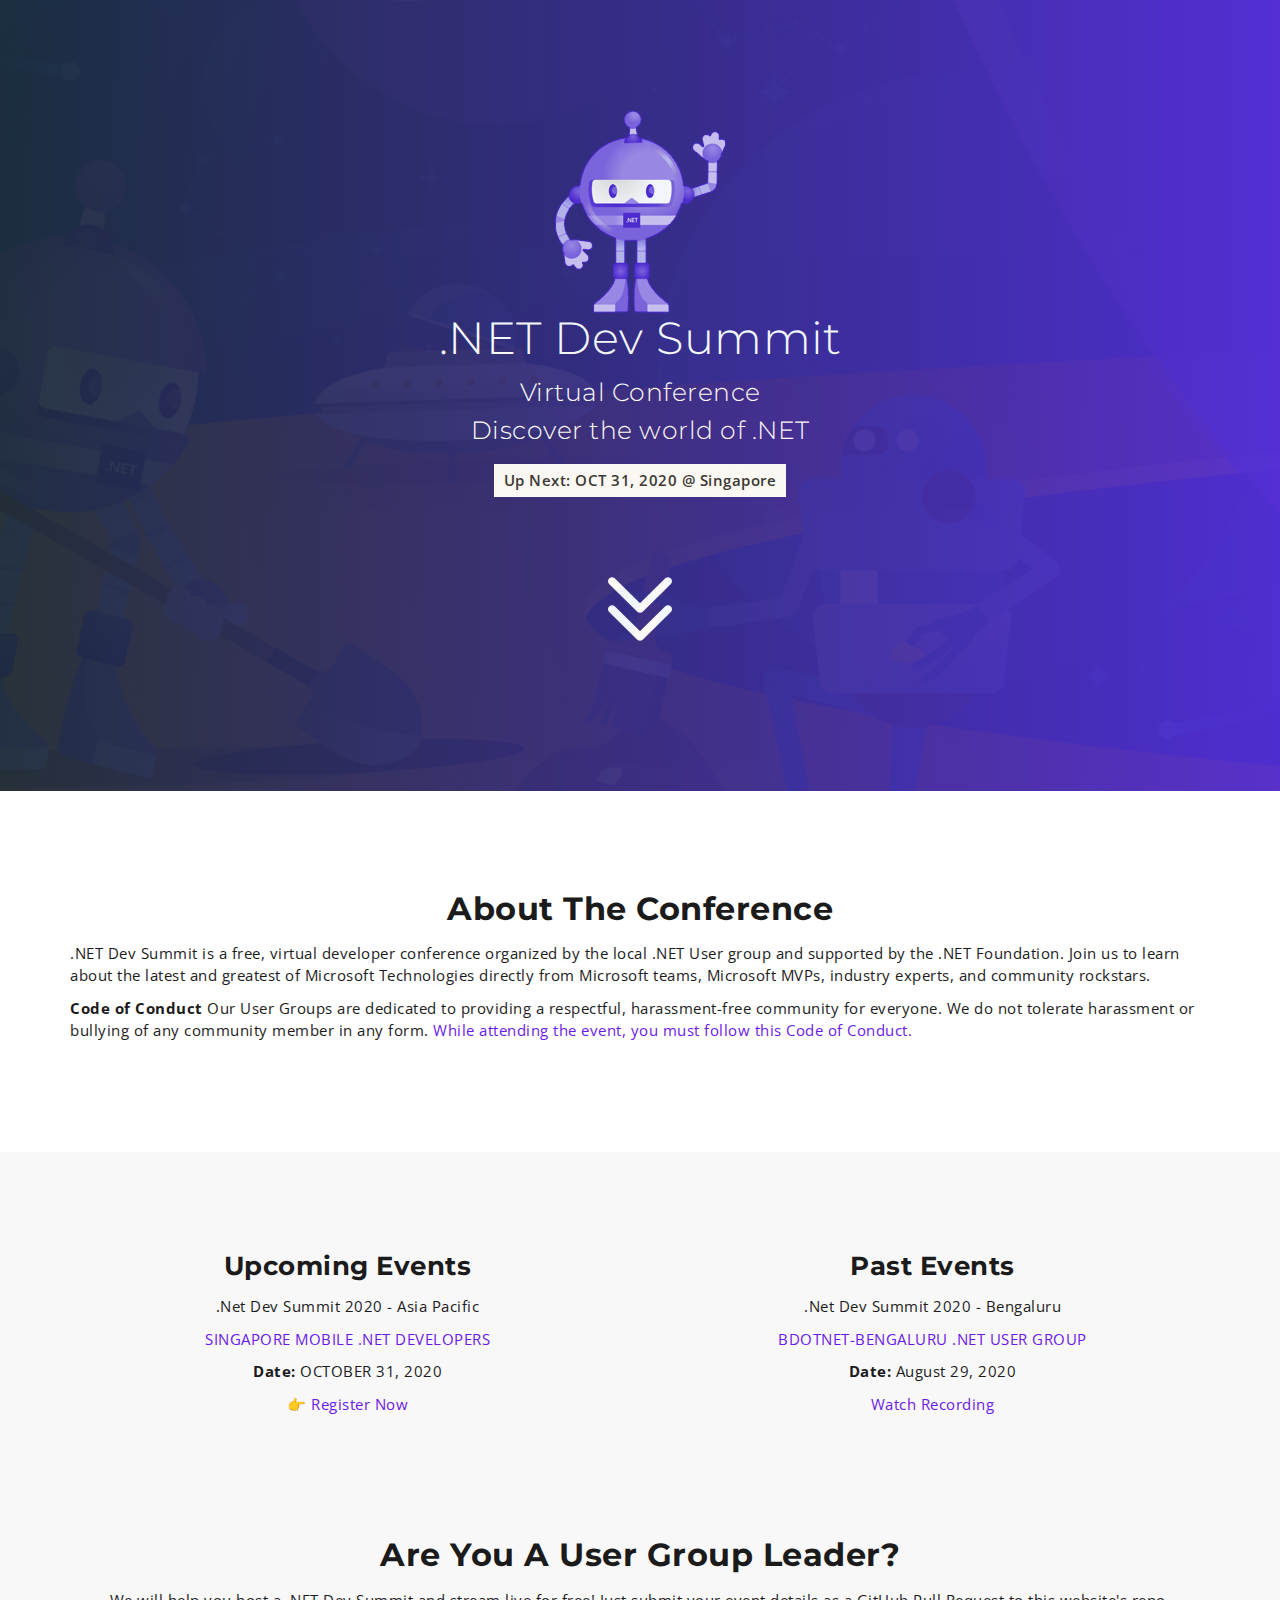
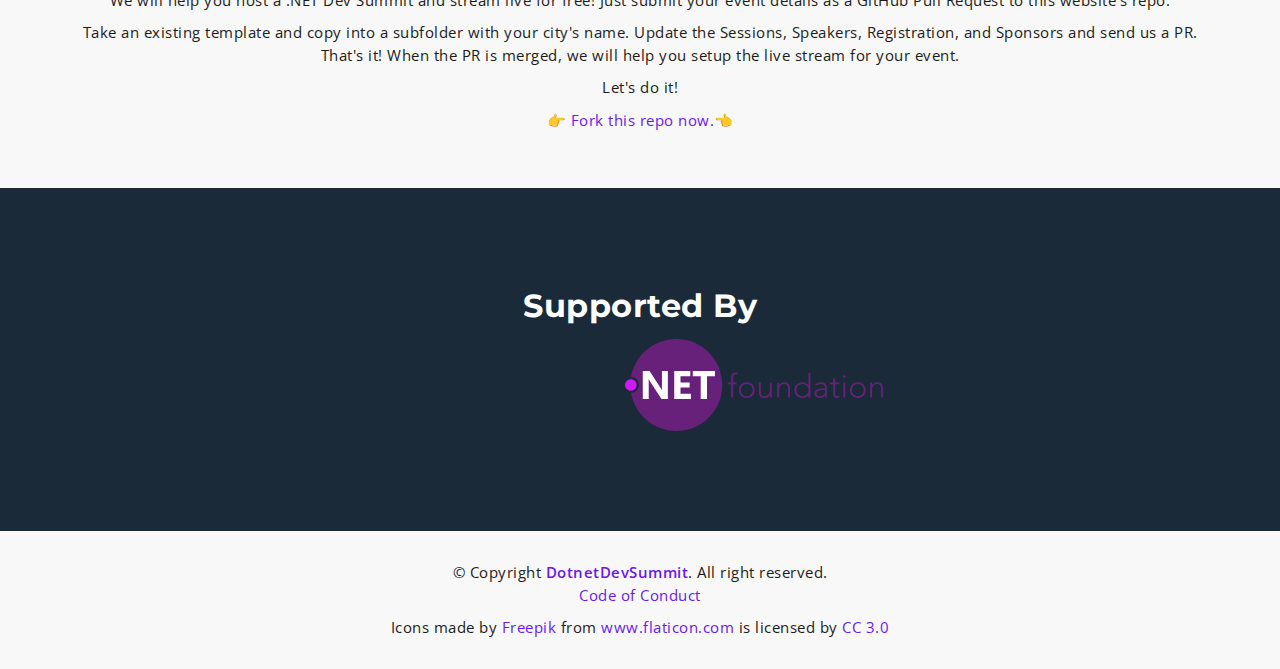
<file: index.html>
﻿<!DOCTYPE html>
<html lang="en">

<head>
	<meta charset="utf-8">
	<meta http-equiv="X-UA-Compatible" content="IE=edge">
	<meta name="viewport" content="width=device-width, initial-scale=1">
	<!-- The above 3 meta tags *must* come first in the head; any other head content must come *after* these tags -->
	<title>.NET Dev Summit - Virtual Conference</title>
	<meta name=".NET Dev Summit" content="width=device-width, initial-scale=1">
    <meta name="keywords" content=".NET,Dev,Summit,dotnet,developer,conference,cross platform mobile development,xamarin,blazor,microservices,dapr" />

	<!-- Favicon -->
	<link rel="icon" type="image/png" href="assets/images/favicon.png" />
	<!-- Font Awesome -->
	<link href="assets/css/font-awesome.min.css" rel="stylesheet">
	<!-- Bootstrap -->
	<link href="assets/css/bootstrap.min.css" rel="stylesheet">
	<!-- Slick slider -->
	<link href="assets/css/slick.css" rel="stylesheet">
	<!-- Theme color -->
	<link id="switcher" href="assets/css/theme-color/default-theme.css" rel="stylesheet">

	<!-- Main Style -->
	<link href="style.css" rel="stylesheet">

	<!-- Fonts -->

	<!-- Open Sans for body font -->
	<link href="https://fonts.googleapis.com/css?family=Open+Sans:300,400,400i,600,700,800" rel="stylesheet">
	<!-- Montserrat for title -->
	<link href="https://fonts.googleapis.com/css?family=Montserrat" rel="stylesheet">
	<!-- HTML5 shim and Respond.js for IE8 support of HTML5 elements and media queries -->
	<!-- WARNING: Respond.js doesn't work if you view the page via file:// -->
	<!--[if lt IE 9]>
      <script src="https://oss.maxcdn.com/html5shiv/3.7.2/html5shiv.min.js"></script>
      <script src="https://oss.maxcdn.com/respond/1.4.2/respond.min.js"></script>
    <![endif]-->
</head>

<body>

	<!-- Start Header -->
	<header id="mu-hero" class="" role="banner">
		<!-- Start menu  -->
		<nav class="navbar navbar-fixed-top navbar-default mu-navbar">
			<div class="container">
				<!-- Brand and toggle get grouped for better mobile display -->
				<div class="navbar-header">
					<button type="button" class="navbar-toggle collapsed" data-toggle="collapse" data-target="#bs-example-navbar-collapse-1"
					 aria-expanded="false">
						<span class="sr-only">Toggle navigation</span>
						<span class="icon-bar"></span>
						<span class="icon-bar"></span>
						<span class="icon-bar"></span>
					</button>

					<!-- Logo -->
					<a class="navbar-brand" href="index.html">.NET Dev Summit</a>

				</div>

				<!-- Collect the nav links, forms, and other content for toggling -->
				<div class="collapse navbar-collapse" id="bs-example-navbar-collapse-1">
					<ul class="nav navbar-nav mu-menu navbar-right">
						<li><a href="#mu-hero">Home</a></li>
						<li><a href="#mu-about">About</a></li>
						<li><a href="#mu-schedule">Events</a></li>
						<li><a href="#mu-sponsors">Sponsors</a></li>

						
						<!-- <li><a href="#mu-contact">Contact</a></li> -->
					</ul>
				</div>
				<!-- /.navbar-collapse -->
			</div>
			<!-- /.container-fluid -->
		</nav>
		<!-- End menu -->

		<div class="mu-hero-overlay">
			<div class="container">
				<div class="mu-hero-area">

					<!-- Start hero featured area -->
					<div class="mu-hero-featured-area">
						<div class="mu-hero-featured-content">
							<img src="assets/images/dotnetHello.png" alt="Hello .NET">
							<h1>.NET Dev Summit</h1>
							<h2>Virtual Conference</h2>
							<h2>Discover the world of .NET</h2>
							<p class="mu-event-date-line">Up Next: OCT 31, 2020 @ Singapore</p>
							<div class="mu-event-counter-area">
								<div id="mu-event-counter">
								</div>
								<a href="#mu-about"><img style="margin-top:20px" src="assets/images/down.png" /></a>
							</div>
						</div>
					</div>
					<!-- End hero featured area -->
				</div>
			</div>
		</div>
	</header>
	<!-- End Header -->

	<!-- Start main content -->
	<main role="main">
		<!-- Start About -->
		<section id="mu-about">
			<div class="container">
				<div class="row">
					<div class="col-md-12">
						<div class="mu-about-area">
							<div class="mu-title-area">
								<h2 class="mu-title">About The Conference</h2>
							</div>
							<!-- Start Feature Content -->
							<div class="row">
								<div class="col-md-12">
									<p>
										.NET Dev Summit is a free, virtual developer conference organized by the local .NET User group and supported by the .NET Foundation. Join us to learn about the latest and greatest of Microsoft Technologies directly from Microsoft teams, Microsoft MVPs, industry experts, and community rockstars.
									</p>
									<p><b>Code of Conduct</b> Our User Groups are dedicated to providing a respectful, harassment-free community for everyone. We do not tolerate harassment or bullying of any community member in any form. <a href="https://github.com/dotnetdevsummit/dotnetdevsummit.github.io/blob/main/Code-of-Conduct.md" target="_blank" >While attending the event, you must follow this Code of Conduct. </a> </p>
								</div>
							</div>
							<!-- End Feature Content -->
						</div>
					</div>
				</div>
			</div>
		</section>

		<section id="mu-schedule">
			<div class="container">
				<div class="row">
					<div class="col-md-6">
						<div class="mu-schedule-area">
							<div class="mu-title-area">
								<h3 class="mu-title">Upcoming events</h3>
							</div>
							<!-- Start Feature Content -->
							<div class="row" style="text-align:center;margin-bottom:4%;">
								<p>.Net Dev Summit 2020 - Asia Pacific</p>
								<p><a href="https://www.meetup.com/SingaporeMobileDev">SINGAPORE MOBILE .NET DEVELOPERS </a> </p>
								<p><b>Date:</b> OCTOBER 31, 2020</p>
								👉 <a href="apac/index.html">Register Now</a>
							</div>
							<!-- End Feature Content -->
						</div>
					</div>
					<div class="col-md-6">
						<div class="mu-schedule-area">
							<div class="mu-title-area">
								<h3 class="mu-title">Past events</h3>
							</div>
							<!-- Start Feature Content -->
							<div class="row" style="text-align:center;margin-bottom:4%;" >
								<p>.Net Dev Summit 2020 - Bengaluru</p>
								<p><a href="https://www.meetup.com/bdotnetug/">BDOTNET-BENGALURU .NET USER GROUP</a> </p>
								<p><b>Date:</b> August 29, 2020</p>
								<a href="https://bdotnet.in/dotnet-dev-summit-2020/">Watch Recording</a>
							</div>
							<!-- End Feature Content -->
						</div>
					</div>
				</div>
				<div class="row">
					<div class="col-md-12" style="text-align:center;margin-bottom:4%;">
							<div class="mu-title-area">
								<h2 class="mu-title">Are You A User Group Leader?</h2>
							</div>
							<p>We will help you host a .NET Dev Summit and stream live for free! Just submit your event details as a GitHub Pull Request to this website's repo.</p>
							<p>Take an existing template and copy into a subfolder with your city's name. Update the Sessions, Speakers, Registration, and Sponsors and send us a PR. That's it! When the PR is merged, we will help you setup the live stream for your event.</p>
							<p>Let's do it!</p> <p>👉 <a href="https://github.com/dotnetdevsummit/dotnetdevsummit.github.io">Fork this repo now.</a>👈</p>
					</div>
				</div>
			</div>
		</section>
		
		<section id="mu-sponsors">
			<div class="container">
				<div class="row">
					<div class="col-md-12">
						<div class="mu-sponsors-area">
							<div class="mu-title-area">
								<h2 class="mu-title">Supported by</h2>
							</div>

							<!-- Start spnonsors brand logo -->

							<div class="mu-sponsors-content">
								<div class="row">
									<div class="col-md-12" style="text-align: center;">
										<a href="https://dotnetfoundation.org/" target="_blank">
											<img src="assets/images/dotnetfoundationhorizontal.svg" style="margin-left:20%;" alt=".NET Foundation" />
										</a>
									</div>
								</div>
							</div>
						</div>
						<!-- End spnonsors brand logo -->

					</div>
				</div>
			</div>
			</div>
		</section>
		<!-- End Sponsors -->
	</main>

	<!-- End main content -->

	<!-- Start footer -->
	<footer id="mu-footer" role="contentinfo">
		<div class="container">
			<div class="mu-footer-area">
				<div class="mu-footer-top">
					<!-- <div class="mu-social-media">
						<a href="#"><i class="fa fa-facebook"></i></a>
						<a href="#"><i class="fa fa-twitter"></i></a>
						<a href="#"><i class="fa fa-google-plus"></i></a> 
						<a href="#"><i class="fa fa-linkedin"></i></a>
						<a href="#"><i class="fa fa-youtube"></i></a>
					</div> -->
				</div>
				<div class="mu-footer-bottom">
					<p class="mu-copy-right">&copy; Copyright <a rel="nofollow" href="https://dotnetdevsummit.com/">DotnetDevSummit</a>. All right
						reserved.</p>
						<p><a href="https://github.com/dotnetdevsummit/dotnetdevsummit.github.io/blob/main/Code-of-Conduct.md" target="_blank">Code of Conduct</a></p>
					<div>Icons made by <a href="http://www.freepik.com" title="Freepik">Freepik</a> from <a href="https://www.flaticon.com/"
						 title="Flaticon">www.flaticon.com</a> is licensed by <a href="http://creativecommons.org/licenses/by/3.0/" title="Creative Commons BY 3.0"
						 target="_blank">CC 3.0</a></div>
				</div>
			</div>
		</div>

	</footer>
	<!-- End footer -->



	<!-- jQuery library -->
	<script src="https://ajax.googleapis.com/ajax/libs/jquery/1.11.3/jquery.min.js"></script>
	<!-- Include all compiled plugins (below), or include individual files as needed -->
	<!-- Bootstrap -->
	<script src="assets/js/bootstrap.min.js"></script>
	<!-- Slick slider -->
	<script type="text/javascript" src="assets/js/slick.min.js"></script>
	<!-- Event Counter -->
	<script type="text/javascript" src="assets/js/jquery.countdown.min.js"></script>
	<!-- Ajax contact form  -->
	<script type="text/javascript" src="assets/js/app.js"></script>

	<!-- Custom js -->
	<script type="text/javascript" src="assets/js/custom.js"></script>




</body>

</html>
</file>
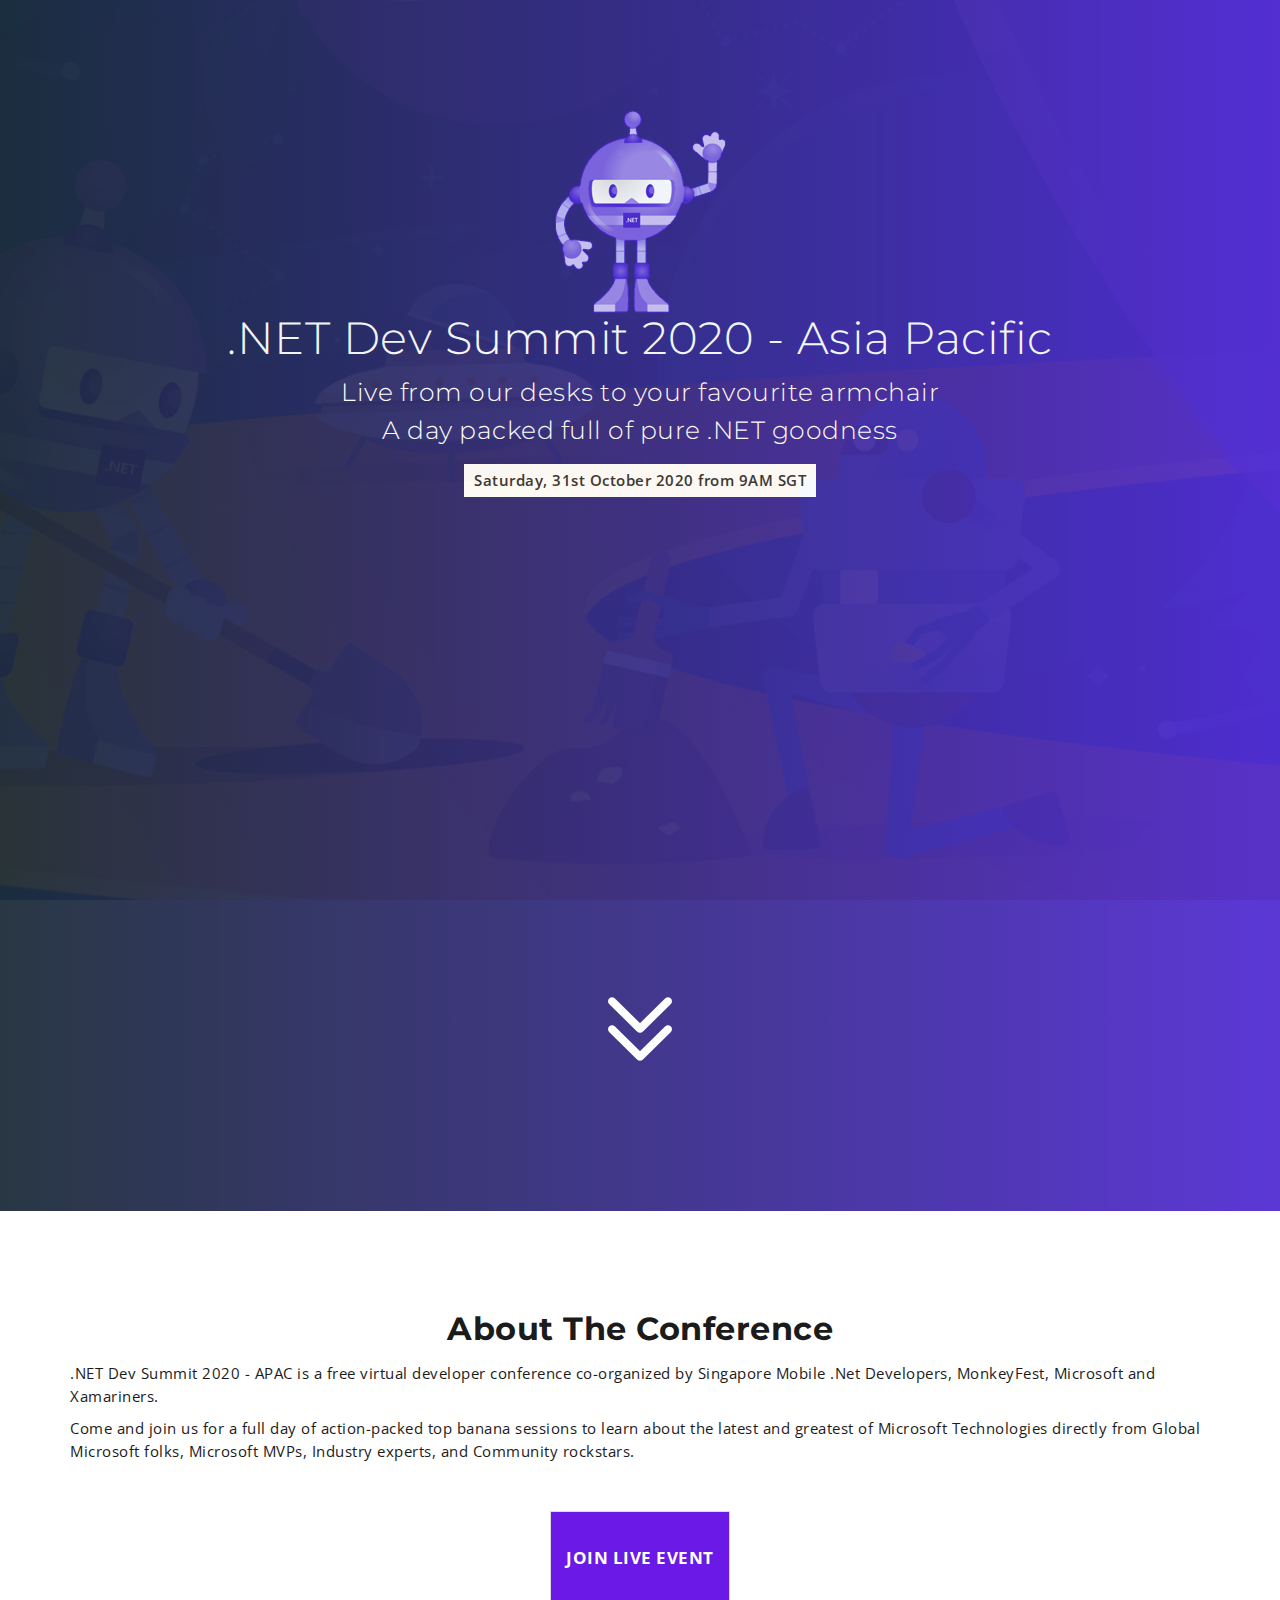
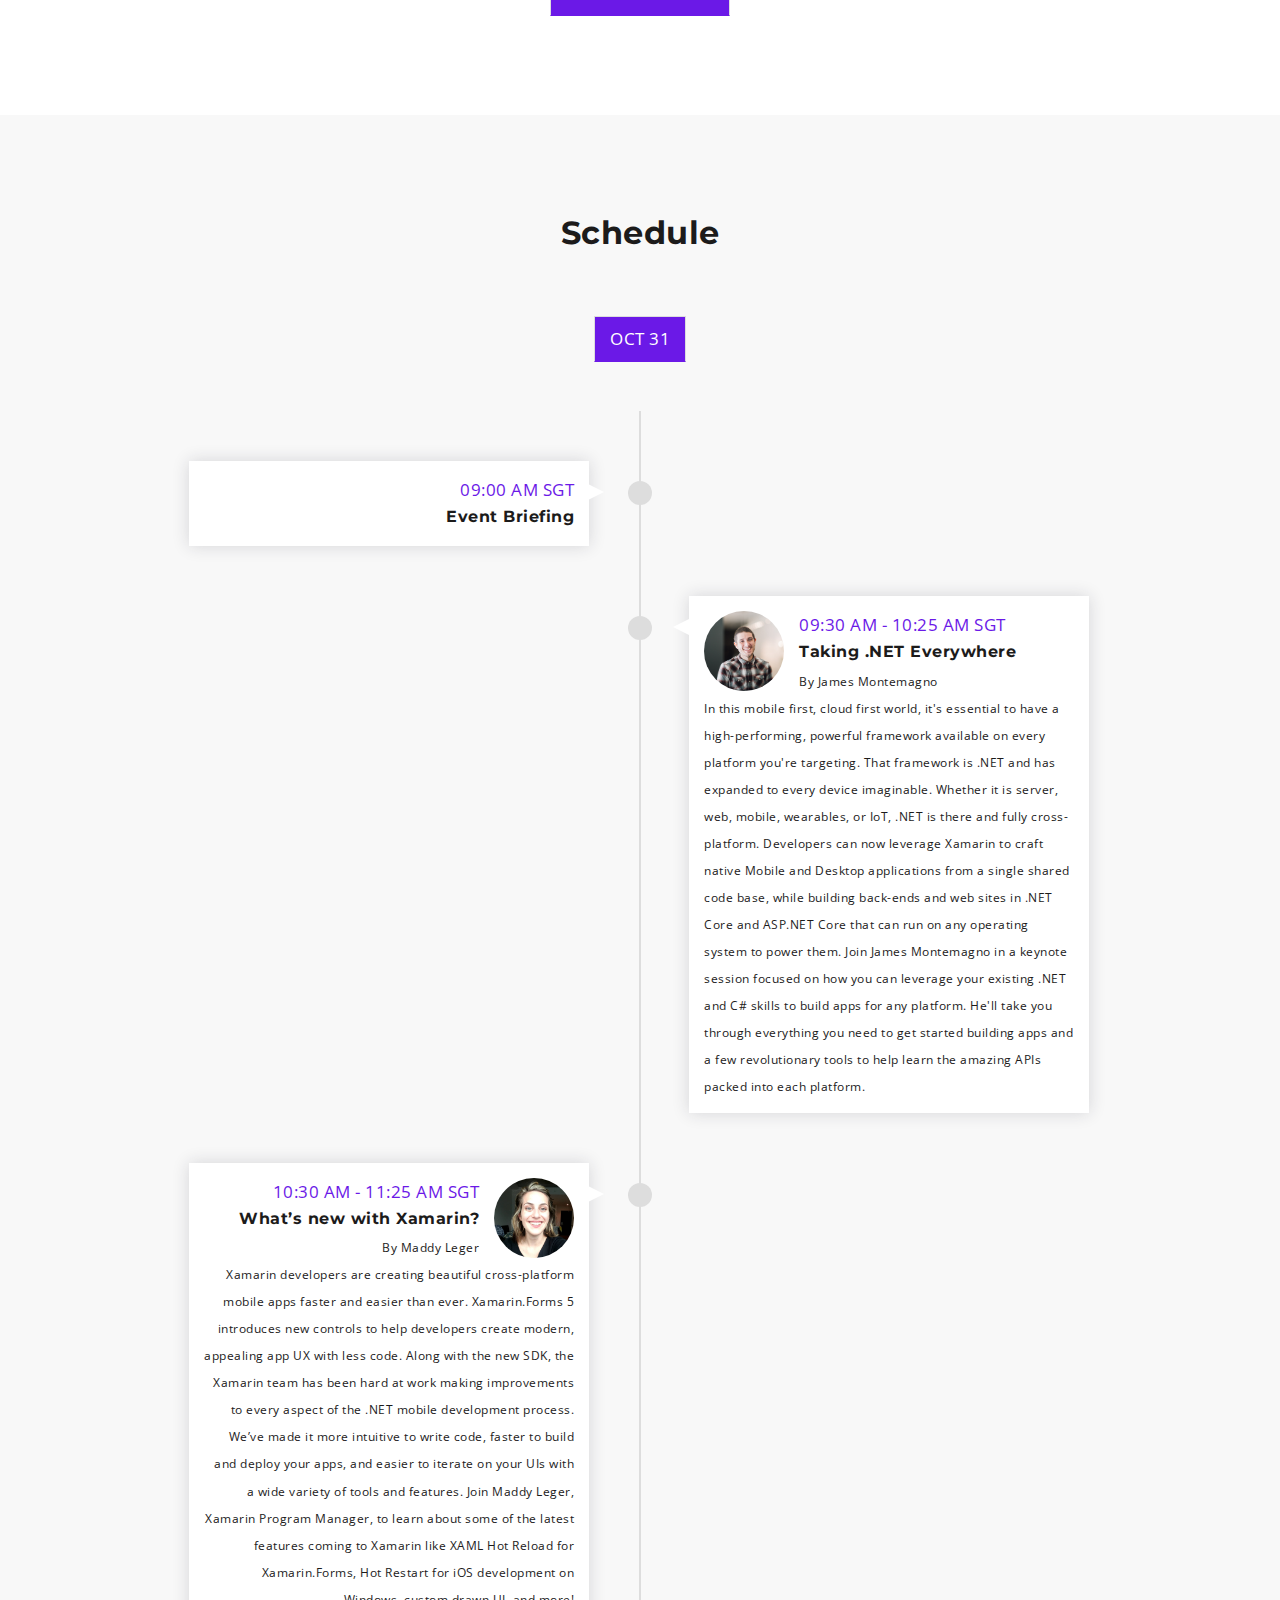
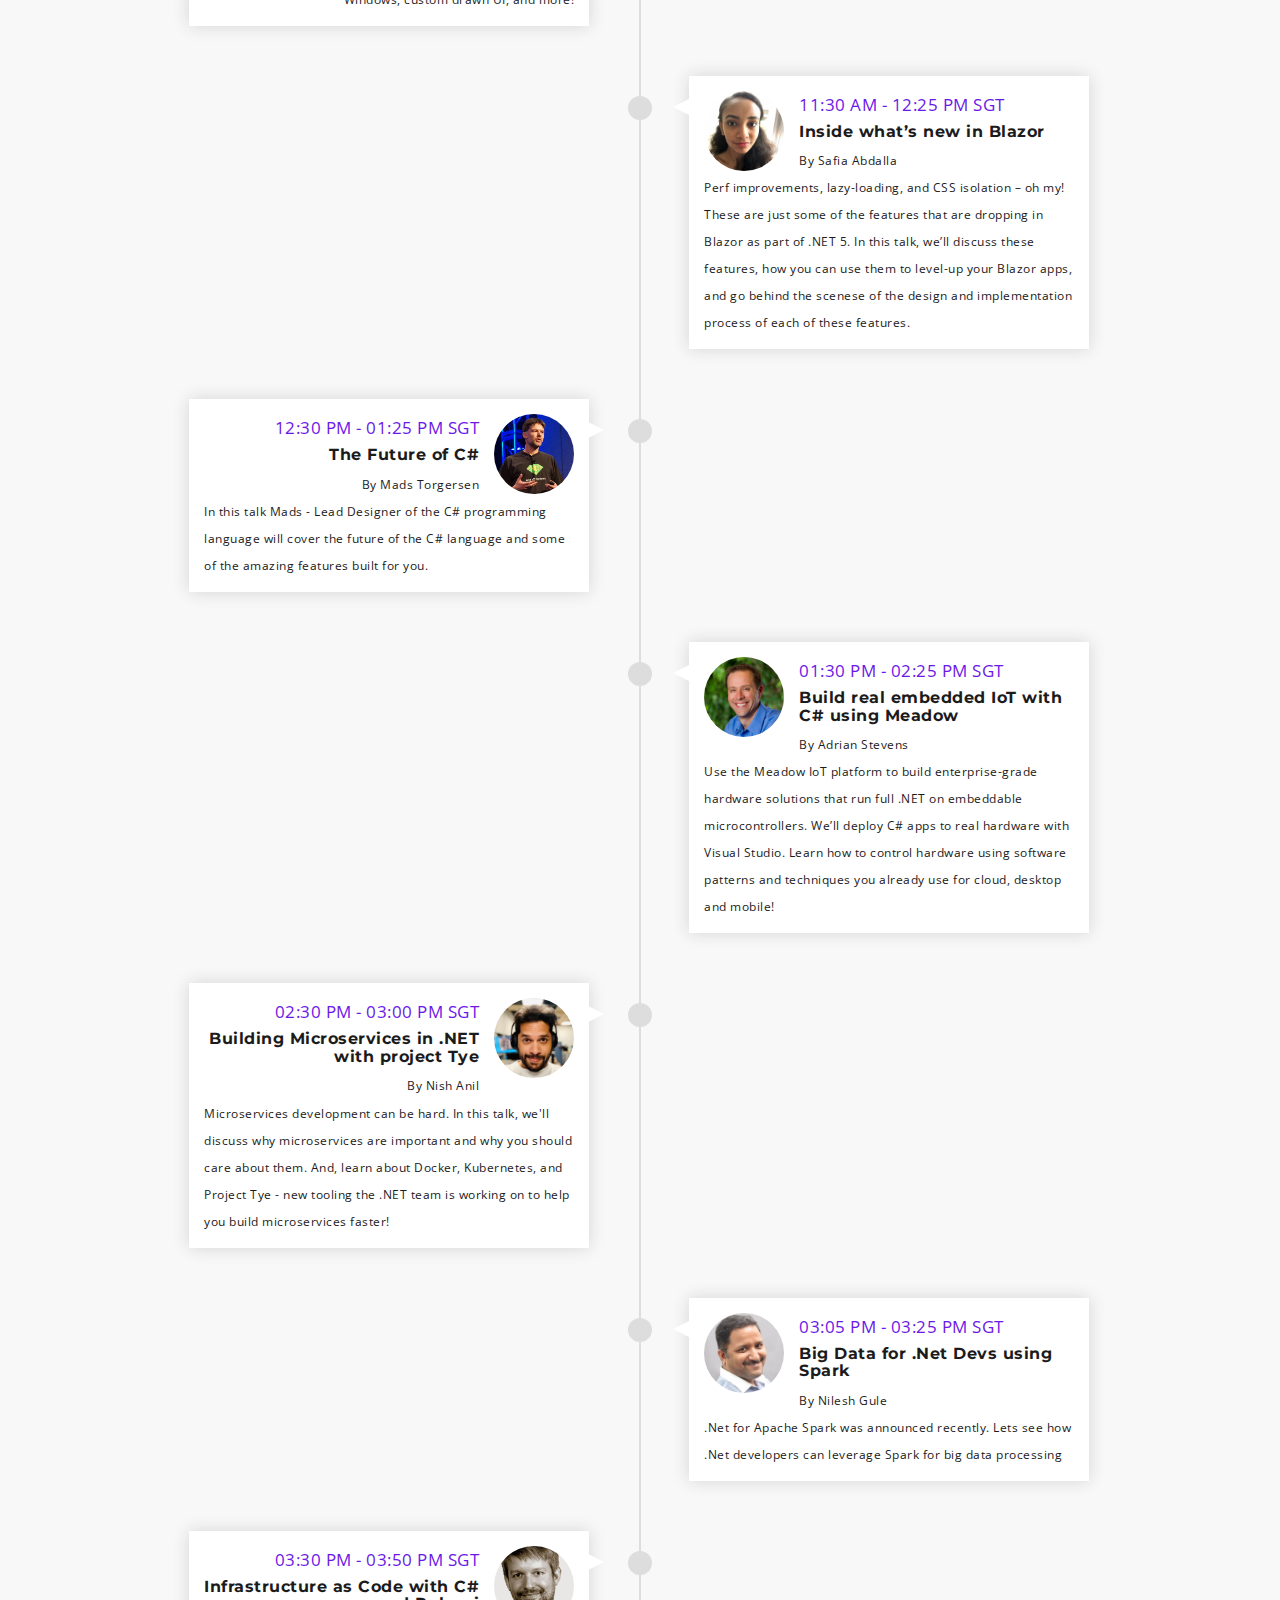
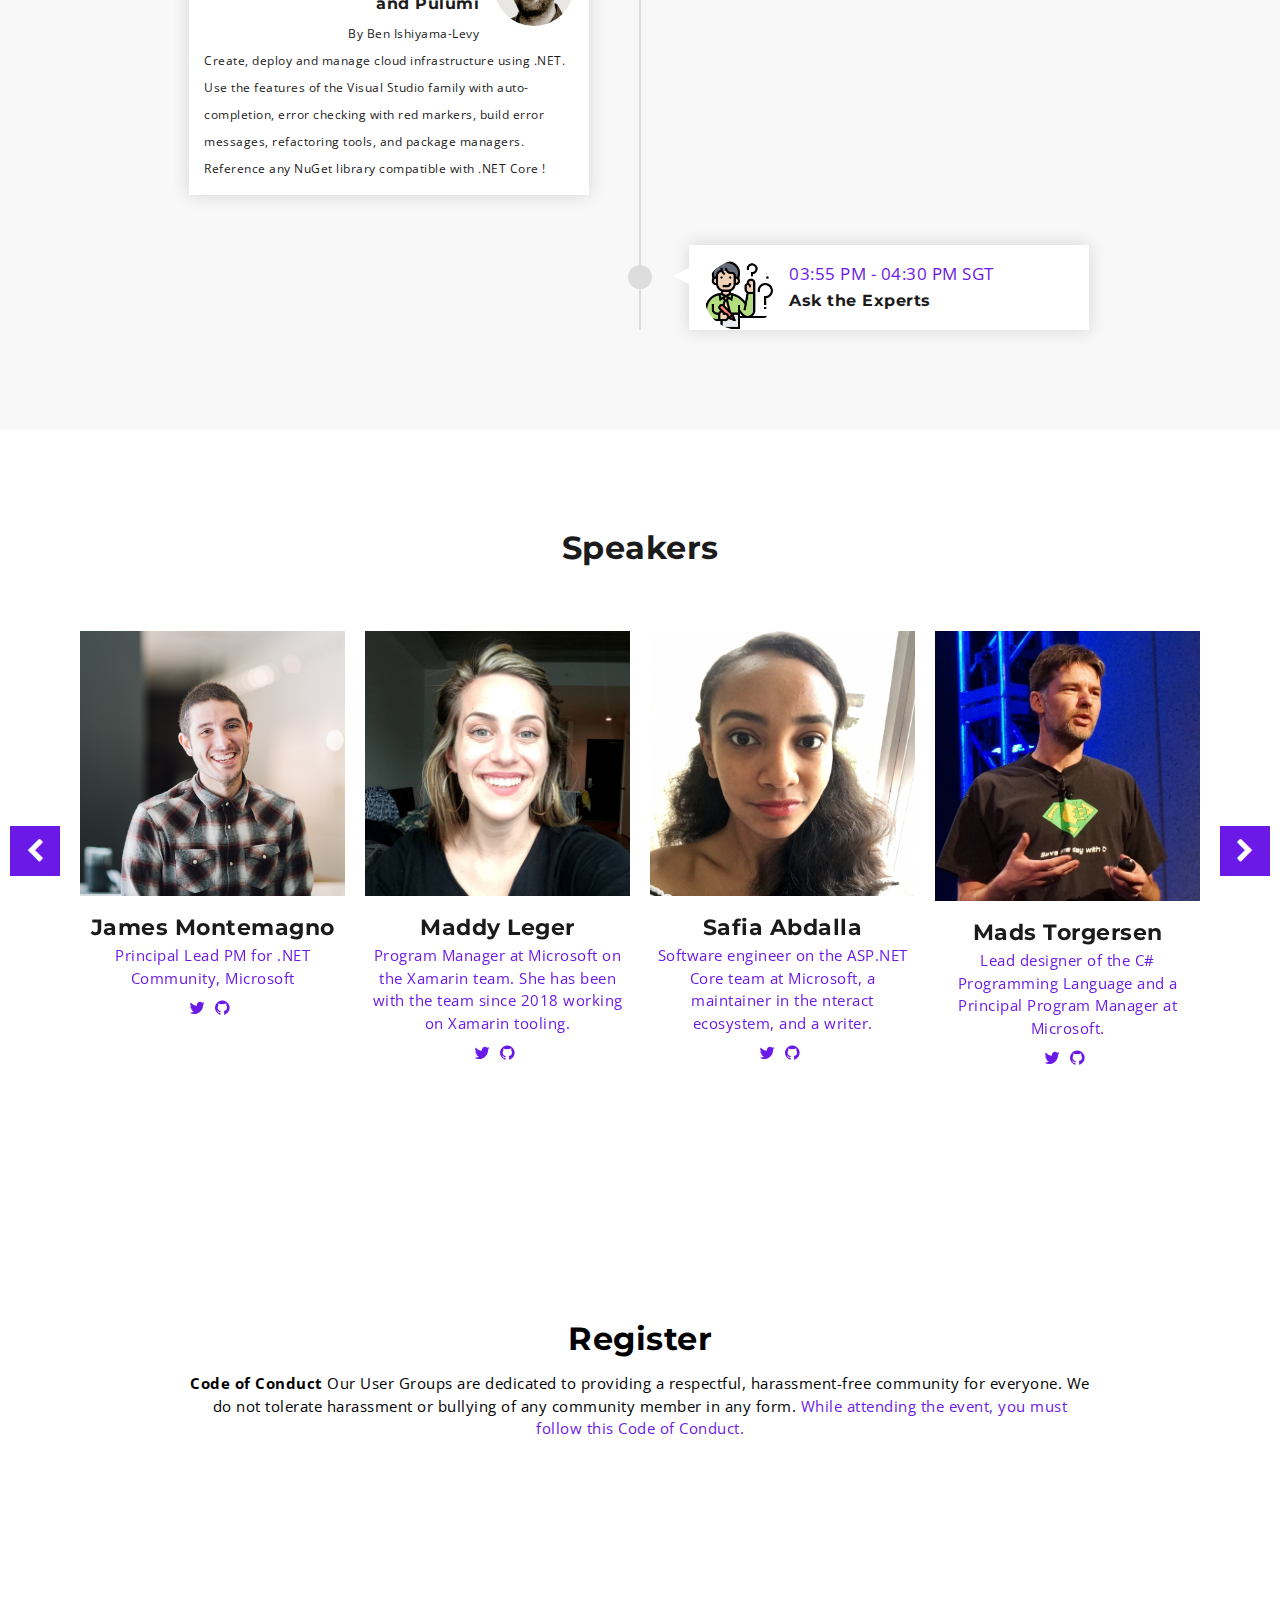
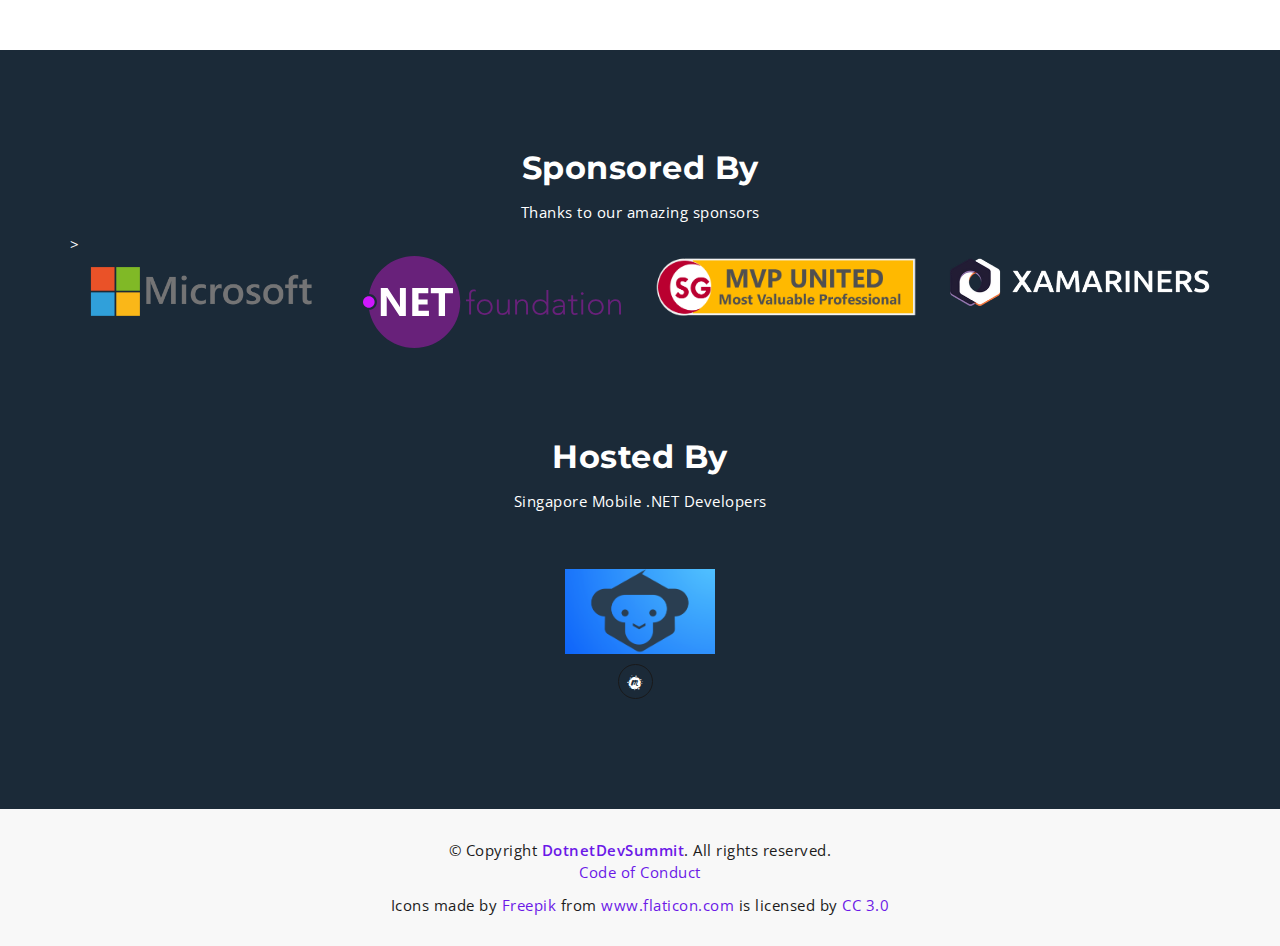
<file: apac/index.html>
﻿<!DOCTYPE html>
<html lang="en">

<head>
	<meta charset="utf-8">
	<meta http-equiv="X-UA-Compatible" content="IE=edge">
	<meta name="viewport" content="width=device-width, initial-scale=1">
	<!-- The above 3 meta tags *must* come first in the head; any other head content must come *after* these tags -->
	<title>.NET Dev Summit 2020 - APAC - Virtual Conference</title>
	<meta name=".NET Dev Summit 2020 - APAC" content="width=device-width, initial-scale=1">
    <meta name="keywords" content=".NET,Dev,Summit,2020,dotnet,developer,conference,singapore,cross platform mobile development,xamarin,blazor,microservices" />
   
	<!-- Twitter Card data -->
    <!-- <meta name="twitter:card" content="summary_large_image">
    <meta name="twitter:site" content="@xhackersco">
    <meta name="twitter:creator" content="@xhackersco">
    <meta name="twitter:title" content=".NET Dev Summit 2020 - Virtual Conference - Bengaluru">
    <meta name="twitter:description" content=".NET Dev Summit 2020 is a free, virtual developer conference co-organized by the Bangalore DotNet UG (BDotNet), XHackers Xamarin community and Microsoft | Bengaluru, IN | AUG 29 2020">
    <meta name="twitter:image" content="https://bdotnet.in/dotnet-dev-summit-2020/assets/images/collage.jpg"> -->


    <!-- Open Graph data -->
    <!-- <meta property="og:title" content=".NET Dev Summit 2020 - Virtual Conference - Bengaluru" />
    <meta property="og:type" content="website" />
    <meta property="og:url" content="https://bdotnet.in/dotnet-dev-summit-2020" />
    <meta property="og:image" content="https://bdotnet.in/dotnet-dev-summit-2020/assets/images/collage.jpg" />
    <meta property="og:description" content=".NET Dev Summit 2020 is a free, virtual developer conference co-organized by the Bangalore DotNet UG (BDotNet), XHackers Xamarin community and Microsoft | Bengaluru, IN | AUG 29 2020" /> -->

	<!-- Favicon -->
	<link rel="icon" type="image/png" href="../assets/images/favicon.png" />
	<!-- Font Awesome -->
	<link href="../assets/css/font-awesome.min.css" rel="stylesheet">
	<!-- Bootstrap -->
	<link href="../assets/css/bootstrap.min.css" rel="stylesheet">
	<!-- Slick slider -->
	<link href="../assets/css/slick.css" rel="stylesheet">
	<!-- Theme color -->
	<link id="switcher" href="../assets/css/theme-color/default-theme.css" rel="stylesheet">

	<!-- Main Style -->
	<link href="../style.css" rel="stylesheet">

	<!-- Fonts -->

	<!-- Open Sans for body font -->
	<link href="https://fonts.googleapis.com/css?family=Open+Sans:300,400,400i,600,700,800" rel="stylesheet">
	<!-- Montserrat for title -->
	<link href="https://fonts.googleapis.com/css?family=Montserrat" rel="stylesheet">
	<script src='https://js.tito.io/v1' async></script>
	<link rel="stylesheet" type="text/css" href='https://css.tito.io/v1.1' />


	<!-- HTML5 shim and Respond.js for IE8 support of HTML5 elements and media queries -->
	<!-- WARNING: Respond.js doesn't work if you view the page via file:// -->
	<!--[if lt IE 9]>
      <script src="https://oss.maxcdn.com/html5shiv/3.7.2/html5shiv.min.js"></script>
      <script src="https://oss.maxcdn.com/respond/1.4.2/respond.min.js"></script>
    <![endif]-->
</head>

<body>

	<!-- Start Header -->
	<header id="mu-hero" class="" role="banner">
		<!-- Start menu  -->
		<nav class="navbar navbar-fixed-top navbar-default mu-navbar">
			<div class="container">
				<!-- Brand and toggle get grouped for better mobile display -->
				<div class="navbar-header">
					<button type="button" class="navbar-toggle collapsed" data-toggle="collapse" data-target="#bs-example-navbar-collapse-1"
					 aria-expanded="false">
						<span class="sr-only">Toggle navigation</span>
						<span class="icon-bar"></span>
						<span class="icon-bar"></span>
						<span class="icon-bar"></span>
					</button>

					<!-- Logo -->
					<a class="navbar-brand" href="index.html">#DotNetDev2020</a>

				</div>

				<!-- Collect the nav links, forms, and other content for toggling -->
				<div class="collapse navbar-collapse" id="bs-example-navbar-collapse-1">
					<ul class="nav navbar-nav mu-menu navbar-right">
						<li><a href="#mu-hero">Home</a></li>
						<li><a href="#mu-about">About</a></li>
						<li><a href="#mu-schedule">Schedule</a></li>
						<li><a href="#mu-speakers">Speakers</a></li>
						<li><a href="#mu-register">Register</a></li>
						<li><a href="#mu-sponsors">Sponsors</a></li>
					</ul>
				</div>
				<!-- /.navbar-collapse -->
			</div>
			<!-- /.container-fluid -->
		</nav>
		<!-- End menu -->

		<div class="mu-hero-overlay">
			<div class="container">
				<div class="mu-hero-area">

					<!-- Start hero featured area -->
					<div class="mu-hero-featured-area">
						<!-- Start center Logo -->
						<div class="mu-logo-area">
							<!-- text based logo -->
							<!-- <a class="mu-logo" href="#">.NET Conf Local- Bengaluru</a> -->
							<!-- image based logo -->
							<!-- <a class="mu-logo" href="#"><img src="assets/images/logo.jpg" alt="logo img"></a> -->
						</div>
						<!-- End center Logo -->

						<div class="mu-hero-featured-content">
							<img src="../assets/images/dotnetHello.png" alt="Hello .NET">

							<h1>.NET Dev Summit 2020 - Asia Pacific</h1>
							<h2>Live from our desks to your favourite armchair</h2>
							<h2>A day packed full of pure .NET goodness</h2>
							<p class="mu-event-date-line">Saturday, 31st October 2020 from 9AM SGT</p>	
							<br/><br/><br/><br/><br/>
							<p>
								<iframe width="560" height="315" src="https://www.youtube.com/embed/69cccDJ_Vec" frameborder="0" allow="accelerometer; autoplay; clipboard-write; encrypted-media; gyroscope; picture-in-picture" allowfullscreen></iframe>
							</p>

							<div class="mu-event-counter-area">
								<div id="mu-event-counter">
								</div>
								<a href="#mu-about"><img style="margin-top:20px" src="assets/images/down.png" /></a>
							</div>
						</div>
					</div>
					<!-- End hero featured area -->
				</div>
			</div>
		</div>
	</header>
	<!-- End Header -->

	<!-- Start main content -->
	<main role="main">
		<!-- Start About -->
		<section id="mu-about">
			<div class="container">
				<div class="row">
					<div class="col-md-12">
						<div class="mu-about-area">
							<div class="mu-title-area">
								<h2 class="mu-title">About The Conference</h2>
							</div>
							<!-- Start Feature Content -->
							<div class="row">
								<div class="col-md-12">
									<p>
										.NET Dev Summit 2020 - APAC is a free virtual developer conference co-organized by Singapore Mobile .Net Developers, MonkeyFest, Microsoft and Xamariners.</p>

										<p> Come and join us for a full day of action-packed top banana sessions to learn about the latest and greatest of Microsoft Technologies directly from Global Microsoft folks, Microsoft MVPs, Industry experts, and Community rockstars.</p>

									</p>
								</div>
										
								
								<div class="breather">
									<ul class="nav nav-tabs mu-schedule-menu" role="tablist">
										<li role="presentation" class="active">
											<a href="https://www.youtube.com/watch?v=69cccDJ_Vec">
												<br/>
												<p><b>JOIN LIVE EVENT</b></p>
												<br/>
											</a>
										</li>								
									</ul>
								</div>
							</div>							
							<!-- End Feature Content -->
						</div>
					</div>
				</div>
			</div>
		</section>
		<!-- End About -->
		<!-- Start Schedule  -->
		<section id="mu-schedule">
			<div class="container">
				<div class="row">
					<div class="colo-md-12">
						<div class="mu-schedule-area">

							<div class="mu-title-area">
								<h2 class="mu-title">Schedule</h2>
							</div>

							<div class="mu-schedule-content-area">
								<!-- Nav tabs -->
								<ul class="nav nav-tabs mu-schedule-menu" role="tablist">
									<li role="presentation" class="active">
										<a href="#first-day" aria-controls="first-day" role="tab" data-toggle="tab">
											OCT
											31
										</a>
									</li>
									<!-- <li role="presentation"><a href="#second-day" aria-controls="second-day" role="tab" data-toggle="tab">2 Day / 20 Feb</a></li>
								<li role="presentation"><a href="#third-day" aria-controls="third-day" role="tab" data-toggle="tab">3 Day / 21 Feb</a></li> -->

								</ul>

								<!-- Tab panes -->
								<div class="tab-content mu-schedule-content">
									<div role="tabpanel" class="tab-pane fade mu-event-timeline in active" id="first-day">
										<ul>
											<li>
												<div class="mu-single-event">
													<!-- <img src="assets/images/coffee.png" alt="Coffee"> -->
													<p class="mu-event-time">09:00 AM SGT</p>
													<h3>Event Briefing</h3>
												</div>
											</li>
											<li>
												<div class="mu-single-event">
													<img src="assets/images/james.jpg" alt="James Montemagno">
													<p class="mu-event-time">09:30 AM - 10:25 AM SGT</p>
													<h3>Taking .NET Everywhere</h3>
													<span>By James Montemagno</span>
													<br />
													<span> In this mobile first, cloud first world, it's essential to have a high-performing, powerful framework available on every platform you're targeting. That framework is .NET and has expanded to every device imaginable. Whether it is server, web, mobile, wearables, or IoT, .NET is there and fully cross-platform. Developers can now leverage Xamarin to craft native Mobile and Desktop applications from a single shared code base, while building back-ends and web sites in .NET Core and ASP.NET Core that can run on any operating system to power them. Join James Montemagno in a keynote session focused on how you can leverage your existing .NET and C# skills to build apps for any platform. He'll take you through everything you need to get started building apps and a few revolutionary tools to help learn the amazing APIs packed into each platform.</span>
												</div>
											</li>
											<li>
												<div class="mu-single-event">
													<img src="assets/images/MaddyLeger.jpg" alt="Maddy Leger">
													<p class="mu-event-time">10:30 AM - 11:25 AM SGT</p>
													<h3>What’s new with Xamarin?</h3>
													<span>By Maddy Leger</span>
													<br />
													<span> Xamarin developers are creating beautiful cross-platform mobile apps faster and easier than ever. Xamarin.Forms 5 introduces new controls to help developers create modern, appealing app UX with less code. Along with the new SDK, the Xamarin team has been hard at work making improvements to every aspect of the .NET mobile development process. We’ve made it more intuitive to write code, faster to build and deploy your apps, and easier to iterate on your UIs with a wide variety of tools and features. Join Maddy Leger, Xamarin Program Manager, to learn about some of the latest features coming to Xamarin like XAML Hot Reload for Xamarin.Forms, Hot Restart for iOS development on Windows, custom drawn UI, and more!</span>
												
												</div>
											</li>
											<li>
												<div class="mu-single-event">
													<img src="assets/images/safia-photo.jpg" alt="Safia Abdalla">

													<p class="mu-event-time">11:30 AM - 12:25 PM SGT</p>
													<h3>Inside what’s new in Blazor</h3>
													<span>By Safia Abdalla</span>
													<br />
													<span>Perf improvements, lazy-loading, and CSS isolation – oh my! These are just some of the features that are dropping in Blazor as part of .NET 5. In this talk, we’ll discuss these features, how you can use them to level-up your Blazor apps, and go behind the scenese of the design and implementation process of each of these features.</span>
												</div>
											</li>
											<li>
												<div class="mu-single-event">
													<img src="assets/images/Mads.JPG" alt="Mads Torgersen">
													<p class="mu-event-time">12:30 PM - 01:25 PM SGT</p>
													<h3>The Future of C#</h3>
													<span>By Mads Torgersen</span>
													<div style="text-align:left;">
														<span>In this talk Mads - Lead Designer of the C# programming language will cover the future of the C# language and some of the amazing features built for you.</span>
													</div>
												</div>
											</li>

											<li>
												<div class="mu-single-event">
													<img src="assets/images/adrian.png" alt="Adrian Stevens">
													<p class="mu-event-time">01:30 PM - 02:25 PM SGT</p>
													<h3>Build real embedded IoT with C# using Meadow</h3>
													<span>By Adrian Stevens</span>
													<br />
													<div style="text-align:left;">
														<span>Use the Meadow IoT platform to build enterprise-grade hardware solutions that run full .NET on embeddable microcontrollers. We’ll deploy C# apps to real hardware with Visual Studio. Learn how to control hardware using software patterns and techniques you already use for cloud, desktop and mobile!</span>
													</div>
												</div>
											</li>

											<li>
												<div class="mu-single-event">
													<img src="assets/images/nish2020.jpg" alt="Nish Anil">
													<p class="mu-event-time">02:30 PM - 03:00 PM SGT</p>
													<h3>Building Microservices in .NET with project Tye</h3>
													<span>By Nish Anil</span>
													<br />
													<div style="text-align:left;">
														<span>Microservices development can be hard. In this talk, we'll discuss why microservices are important and why you should care about them. And, learn about Docker, Kubernetes, and Project Tye - new tooling the .NET team is working on to help you build microservices faster! </span>
													</div>
												</div>
											</li>

											<li>
												<div class="mu-single-event">
													<img src="assets/images/nilesh.png" alt="Nilesh Gule">
													<p class="mu-event-time">03:05 PM - 03:25 PM SGT</p>
													<h3>Big Data for .Net Devs using Spark</h3>
													<span>By Nilesh Gule</span>
													<br />
													<div style="text-align:left;">
														<span>.Net for Apache Spark was announced recently. Lets see how .Net developers can leverage Spark for big data processing</span>
													</div>
												</div>
											</li>

											<li>
												<div class="mu-single-event">
													<img src="assets/images/ben.png" alt="Ben Ishiyama-Levy">
													<p class="mu-event-time">03:30 PM - 03:50 PM SGT</p>
													<h3>Infrastructure as Code with C# and Pulumi</h3>
													<span>By Ben Ishiyama-Levy</span>
													<br />
													<div style="text-align:left;">
														<span>Create, deploy and manage cloud infrastructure using .NET. Use the features of the Visual Studio family with auto-completion, error checking with red markers, build error messages, refactoring tools, and package managers. Reference any NuGet library compatible with .NET Core !</span>
													</div>
												</div>
											</li>
											
											<li>
												<div class="mu-single-event">
													<img class=".ques-img" src="assets/images/questions.png" style="width:70px;height:70px;" alt="Ask the Experts">
													<p class="mu-event-time">03:55 PM - 04:30 PM SGT</p>
													<h3>Ask the Experts</h3>
												</div>
											</li>
										</ul>
									</div>
								</div>
							</div>
						</div>
					</div>
				</div>
			</div>
		</section>
		<!-- End Schedule -->
		<!-- Start Speakers -->
		<section id="mu-speakers">
			<div class="container">
				<div class="row">
					<div class="col-md-12">
						<div class="mu-speakers-area">
							<div class="mu-title-area">
								<h2 class="mu-title">Speakers</h2>
							</div>

							<!-- Start Speakers Content -->
							<div class="mu-speakers-content">
								<div class="mu-speakers-slider">
									<!-- Start single speaker -->
									<div class="mu-single-speakers">
										<img src="assets/images/james.jpg" alt="James">
										<div class="mu-single-speakers-info">
											<h3>James Montemagno</h3>
											<p>Principal Lead PM for .NET Community, Microsoft</p>
											<ul class="mu-single-speakers-social">
												<!-- <li><a href="#"><i class="fa fa-facebook"></i></a></li> -->
												<li><a href="https://twitter.com/jamesmontemagno" target="_blank"><i class="fa fa-twitter"></i></a></li>
												<li><a href="https://github.com/jamesmontemagno" target="_blank"><i class="fa fa-github"></i></a></li>
											</ul>
										</div>
									</div>
									<div class="mu-single-speakers">
										<img src="assets/images/MaddyLeger.jpg" alt="Maddy Leger">
										<div class="mu-single-speakers-info">
											<h3>Maddy Leger</h3>
											<p>Program Manager at Microsoft on the Xamarin team. She has been with the team since 2018 working on Xamarin tooling.</p>
											<ul class="mu-single-speakers-social">
												<!-- <li><a href="#"><i class="fa fa-facebook"></i></a></li> -->
												<li><a href="https://twitter.com/maddyleger1" target="_blank"><i class="fa fa-twitter"></i></a></li>
												<li><a href="https://github.com/maddyleger1" target="_blank"><i class="fa fa-github"></i></a></li>
											</ul>
										</div>
									</div>
									<div class="mu-single-speakers">
										<img src="assets/images/safia-photo.jpg" alt="Safia Abdalla">
										<div class="mu-single-speakers-info">
											<h3>Safia Abdalla</h3>
											<p>Software engineer on the ASP.NET Core team at Microsoft, a maintainer in the nteract ecosystem, and a writer.</p>
											<ul class="mu-single-speakers-social">
												<!-- <li><a href="#"><i class="fa fa-facebook"></i></a></li> -->
												<li><a href="https://twitter.com/captainsafia" target="_blank"><i class="fa fa-twitter"></i></a></li>
												<li><a href="https://github.com/captainsafia" target="_blank"><i class="fa fa-github"></i></a></li>
											</ul>
										</div>
									</div>
									<div class="mu-single-speakers">
										<img src="assets/images/Mads.JPG" alt="Mads Torgersen">
										<div class="mu-single-speakers-info">
											<h3>Mads Torgersen</h3>
											<p>Lead designer of the C# Programming Language and a Principal Program Manager at Microsoft.</p>
											<ul class="mu-single-speakers-social">
												<!-- <li><a href="#"><i class="fa fa-facebook"></i></a></li> -->
												<li><a href="https://twitter.com/MadsTorgersen" target="_blank"><i class="fa fa-twitter"></i></a></li>
												<li><a href="https://github.com/MadsTorgersen" target="_blank"><i class="fa fa-github"></i></a></li>
											</ul>
										</div>
									</div>
									<!-- End single speaker -->
									<!-- Start single speaker -->
									<div class="mu-single-speakers">
										<img src="assets/images/adrian.png" alt="Adrian Stevens">
										<div class="mu-single-speakers-info">
											<h3>Adrian Stevens</h3>
											<p>Technical Advisor, Wilderness Labs & Principal Program Manager, Microsoft Learn</p>
											<ul class="mu-single-speakers-social">
												<!-- <li><a href="#"><i class="fa fa-facebook"></i></a></li> -->
												<li><a href="https://twitter.com/Adrian_Stevens" target="_blank"><i class="fa fa-twitter"></i></a></li>
												<li><a href="https://github.com/adrianstevens" target="_blank"><i class="fa fa-github"></i></a></li>
											</ul>
										</div>
									</div>
									<!-- Start single speaker -->
									<div class="mu-single-speakers">
										<img src="assets/images/nish2020.jpg" alt="Nish Anil">
										<div class="mu-single-speakers-info">
											<h3>Nish Anil</h3>
											<p>Senior Program Manager .NET Team, Microsoft</p>
											<ul class="mu-single-speakers-social">
												<!-- <li><a href="#"><i class="fa fa-facebook"></i></a></li> -->
												<li><a href="https://twitter.com/nishanil" target="_blank"><i class="fa fa-twitter"></i></a></li>
												<li><a href="https://github.com/nishanil" target="_blank"><i class="fa fa-github"></i></a></li>
											</ul>
										</div>
									</div>
									<!-- End single speaker -->
									<!-- Start single speaker -->
									<div class="mu-single-speakers">
										<img src="assets/images/nilesh.png" alt="Nilesh Gule">
										<div class="mu-single-speakers-info">
											<h3>Nilesh Gule</h3>
											<p>Microsoft MVP, Big Data and Cloud Solutions Architect, Prudential</p>
											<ul class="mu-single-speakers-social">
												<!-- <li><a href="#"><i class="fa fa-facebook"></i></a></li> -->
												<li><a href="https://twitter.com/NileshGule" target="_blank"><i class="fa fa-twitter"></i></a></li>
												<li><a href="https://github.com/NileshGule" target="_blank"><i class="fa fa-github"></i></a></li>
											</ul>
										</div>
									</div>
									<!-- End single speaker -->
									<!-- End single speaker -->
									<div class="mu-single-speakers">
										<img src="assets/images/ben.png" alt="Ben Ishiyama-Levy">
										<div class="mu-single-speakers-info">
											<h3>Ben Ishiyama-Levy</h3>
											<p>Microsoft MVP, Founder & CEO, Xamariners</p>
											<ul class="mu-single-speakers-social">
												<li><a href="https://twitter.com/xamariner" target="_blank"><i class="fa fa-twitter"></i></a></li>
												<li><a href="https://github.com/xamariners" target="_blank"><i class="fa fa-github"></i></a></li>
											</ul>
										</div>
									</div>
									<!-- End single speaker -->
								</div>
							</div>
							<!-- End Speakers Content -->

						</div>
					</div>
				</div>
			</div>
		</section>
		<!-- End Speakers -->
		<!-- Start Register  -->
		<section id="mu-register">
			<div class="container">
				<div class="row">
					<div class="col-md-12">
						<div class="mu-register-area">
							<div class="mu-title-area">
								<h2 class="mu-title">Register </h2>
								<p><b>Code of Conduct</b> Our User Groups are dedicated to providing a respectful, harassment-free community for everyone. We do not tolerate harassment or bullying of any community member in any form. <a href="https://github.com/dotnetdevsummit/dotnetdevsummit.github.io/blob/main/Code-of-Conduct.md" target="_blank">While attending the event, you must follow this Code of Conduct. </a> </p>

							</div>

							<div class="mu-register-content">
								<tito-widget event="monkeyfest/net-summit-2020-apac"></tito-widget>
							</div>

						</div>
					</div>
				</div>
			</div>
		</section>
		<!-- End Register -->
		<!-- Start Sponsors -->
		<section id="mu-sponsors">
			<div class="container">
				<div class="row">
					<div class="col-md-12">
						<div class="mu-sponsors-area">
							<div class="mu-title-area">
								<h2 class="mu-title">Sponsored by</h2>
								<p>Thanks to our amazing sponsors</p>
							</div>

							<!-- Start spnonsors brand logo -->

							<br/>>
							<div class="mu-sponsors-content">
								<div class="row">
									<div class="col-md-3">
										<a href="https://www.microsoft.com" target="_blank">
											<img src="assets/images/Microsoft.png" />
										</a>
									</div>
									<div class="col-md-3">
										<a href="https://dotnetfoundation.org/" target="_blank">
											<img src="assets/images/dotnetfoundationhorizontal.svg"  />
										</a>
									</div>
									<div class="col-md-3">
										<a href="https://www.meetup.com/mssgug" target="_blank">
											<img src="assets/images/MVP_United_CallOut.png"  />
										</a>
									</div>
									<div class="col-md-3">
										<a href="https://xamariners.com" target="_blank">
											<img src="assets/images/xamariners.png"  />
										</a>
									</div>

								</div>
							</div>
							<br />
							<div class="mu-title-area" style="margin-top:6%;">
								<h2 class="mu-title">Hosted By</h2>
								<p>Singapore Mobile .NET Developers</p>
							</div>
							<div class="row">
								<div class="col-md-12" style="text-align:center;margin-top:4%;">
									<div class="row">
										<a href="https://www.meetup.com/SingaporeMobileDev/" target="_blank"><img src="assets/images/monkeyfest.jpeg" style="width:150px;" /></a>
									</div>
									<div class="row">
										<div class="mu-social-media">
											
											<a href="https://www.meetup.com/SingaporeMobileDev/" target="_blank"><i class="fa fa-meetup" style="color: white;"></i></a>
											
										</div>
									</div>
								</div>
								
							</div>
						</div>
						<!-- End spnonsors brand logo -->

					</div>
				</div>
			</div>
			</div>
		</section>
		<!-- End Sponsors -->
	</main>

	<!-- End main content -->

	<!-- Start footer -->
	<footer id="mu-footer" role="contentinfo">
		<div class="container">
			<div class="mu-footer-area">
				<div class="mu-footer-top">
					<!-- <div class="mu-social-media">
						<a href="#"><i class="fa fa-facebook"></i></a>
						<a href="#"><i class="fa fa-twitter"></i></a>
						<a href="#"><i class="fa fa-google-plus"></i></a> 
						<a href="#"><i class="fa fa-linkedin"></i></a>
						<a href="#"><i class="fa fa-youtube"></i></a>
					</div> -->
				</div>
				<div class="mu-footer-bottom">
					<p class="mu-copy-right">&copy; Copyright <a rel="nofollow" href="https://dotnetdevsummit.com/">DotnetDevSummit</a>. All rights
						reserved.</p>
						<p><a href="https://github.com/dotnetdevsummit/dotnetdevsummit.github.io/blob/main/Code-of-Conduct.md" target="_blank">Code of Conduct</a></p>
					<div>Icons made by <a href="http://www.freepik.com" title="Freepik">Freepik</a> from <a href="https://www.flaticon.com/"
						 title="Flaticon">www.flaticon.com</a> is licensed by <a href="http://creativecommons.org/licenses/by/3.0/" title="Creative Commons BY 3.0"
						 target="_blank">CC 3.0</a></div>
				</div>
			</div>
		</div>

	</footer>
	<!-- End footer -->



	<!-- jQuery library -->
	<script src="https://ajax.googleapis.com/ajax/libs/jquery/1.11.3/jquery.min.js"></script>
	<!-- Include all compiled plugins (below), or include individual files as needed -->
	<!-- Bootstrap -->
	<script src="../assets/js/bootstrap.min.js"></script>
	<!-- Slick slider -->
	<script type="text/javascript" src="../assets/js/slick.min.js"></script>
	<!-- Event Counter -->
	<script type="text/javascript" src="../assets/js/jquery.countdown.min.js"></script>
	<!-- Ajax contact form  -->
	<script type="text/javascript" src="../assets/js/app.js"></script>

	<!-- Custom js -->
	<script type="text/javascript" src="../assets/js/custom.js"></script>




</body>

</html>
</file>
<file: assets/css/theme-color/default-theme.css>
/*=======================================
Template Design By MarkUps	
Author URI : http://www.markups.io/
========================================*/

.mu-hero-overlay,
.mu-video-overlay {
	background-color: #6b19e7; /* fallback for old browsers */
	background: -webkit-linear-gradient(to right, #1b2a38, #512bd3); /* Chrome 10-25, Safari 5.1-6 */
	background: linear-gradient(to right, #1b2a38, #512bd3); /* W3C, IE 10+/ Edge, Firefox 16+, Chrome 26+, Opera 12+, Safari 7+ */
}

.mu-primary-btn:hover,
.mu-primary-btn:focus,
.mu-copy-right a:hover,
.mu-copy-right a:focus,
.mu-send-msg-btn:hover,
.mu-send-msg-btn:focus,
.mu-faq-content .panel-title a:hover,
.mu-faq-content .panel-title a:focus,
.mu-faq-content .panel-title a[aria-expanded="true"],
.mu-faq-content .panel-title a>span,
.mu-menu ul li a:hover,
.mu-menu ul li a:focus,
.mu-single-speakers-info p,
.mu-single-speakers-social li a:hover,
.mu-single-speakers-social li a:focus,
.mu-logo,
.mu-logo:hover,
.mu-logo:focus,
#mu-hero .navbar-default .navbar-brand,
.mu-navbar .mu-menu li a:hover,
.mu-navbar .mu-menu li a:focus,
.mu-single-event .mu-event-time {
	color: #6b19e7;
}

.mu-speakers-slider .slick-next,
.mu-speakers-slider .slick-prev,
#mu-venue,
.mu-popular-price .mu-price-tag,
.mu-navbar .navbar-toggle,
.mu-navbar .navbar-toggle:hover,
.mu-navbar .navbar-toggle:focus,
.navbar-default .navbar-nav > .active > a, 
.navbar-default .navbar-nav > .active > a:focus, 
.navbar-default .navbar-nav > .active > a:hover,
.mu-schedule-menu li a:hover,
.mu-schedule-menu li a:focus,
.mu-schedule-menu li.active a,
.mu-schedule-menu li.active a:hover,
.mu-schedule-menu li.active a:focus {
	background-color: #6b19e7;
}

.mu-social-media a:hover,
.mu-social-media a:focus {
	border: 1px solid #6b19e7;
	color: #6b19e7;
}

.mu-contact-form .form-control:focus,
.mu-schedule-menu li a {
	border: 1px solid #6b19e7;    
} 

.mu-send-msg-btn,
.mu-send-msg-btn:focus,
.mu-register-btn:hover,
.mu-register-btn:focus,
.mu-popular-price .mu-register-btn {
	border: 1px solid #6b19e7;
	background-color: #6b19e7;
}

.mu-faq-content .panel-default > .panel-heading + .panel-collapse > .panel-body {
	border-top-color: #6b19e7;

}

.mu-reg-submit-btn:hover,
.mu-reg-submit-btn:focus {
	background-color: #6b19e7;
	border: 2px solid #6b19e7;
}
</file>
<file: style.css>
/*
Template Name: Eventoz	
Author: MarkUps
Author URI: http://www.markups.io/
Version: 1.0
*/


/* Table of Content
==================================================
#BASIC TYPOGRAPHY
#HEADER	
#MENU 
#ABOUT US
#VIDEO
#SCHEDULE
#SPEAKERS
#VENUE
#PRICING PLANS
#REGISTER FORM
#FAQ
#OUR
#CONTACT US
#FOOTER
#RESPONSIVE STYLE
*/


/*--------------------*/
/* BASIC TYPOGRAPHY */
/*--------------------*/

body,
html {
	overflow-x:hidden;
}

body {
	font-family: 'Open Sans', sans-serif;
	font-size: 15px;
	letter-spacing: 0.5px;
	line-height: 1.5;
	color: #1c1b1b;
}

ul {
	padding: 0;
	margin: 0;
}

ul li {
	list-style: disc;
	font-size: 17px;
	line-height: 1.59;
}

a { 
	text-decoration: none;
	color: #6b19e7;  
}

a:hover,
a:focus {
	outline: none;
	text-decoration: none;
}

h1,
h2,
h3,
h4,
h5,
h6 {
	font-family: 'Montserrat', sans-serif;
	font-weight: 700;
	margin-top: 0;
}


h1 {
	font-size: 38px;
}

h2 {  
	font-size: 32px; 
	line-height: 1.13; 
}

h3 {  
	font-size: 26px;  
}

h4 {  
	font-size: 22px;  
}

h5 {  
	font-size: 20px;  
}

h6 {  
	font-size: 18px;  
}

img {
	border: none;
	max-width: 100%;
}

code {
	background-color: #6b19e7;
	border-radius: 2px;
	color: #fff;
	padding: 2px 4px;
}

pre {
	background-color: #f8f8f8;
	border: 1px solid #eee;
	border-radius: 4px;
	padding: 10px;
}

pre code {
	background-color: transparent;
	color: #333;
}

del{
	text-decoration-color: #6b19e7;
}

kbd {
	background-color: #ddd;
	padding: 4px 6px;
	border-radius: 2px;
	color: ;
}

address {
	line-height: 1.5;
	padding-left: 10px;
}

dl dt {
	font-weight: 700;
}

dl dd {
	margin-left: 0;
}

blockquote {
	background-color: #f8f8f8;
	border-radius: 0 4px 4px 0;
	padding: 5px 15px;
	
}

blockquote p {
	margin-top: 10px;
}

button {
	padding: 5px 15px;
	border: none;
}

button:focus {
	outline: none;
	border: none;
}


/* ========= BUTTON =========*/

.mu-primary-btn {
	background-color: transparent;
	border-radius: 4px;
	border: 2px solid #ffffff;
	color: #fff;
	display: inline-block;
	font-size: 14px;
	font-weight: 700;
	letter-spacing: 1.5px;
	padding: 12px 35px;
	-webkit-transition: all 0.5s;
	transition: all 0.5s;
}

.mu-primary-btn:hover,
.mu-primary-btn:focus {
	background-color: #fff;
}

.mu-send-msg-btn {
	color: #555;
	font-size: 13px;
	font-weight: 600;
	letter-spacing: 1px;
	text-align: center;
	padding: 14px 24px;
	margin-top: 10px;
	-webkit-transition: all 0.5s;
	transition: all 0.5s;
	width: 250px;
	color: #fff;
	border-radius: 5px;
}

.mu-send-msg-btn:hover,
.mu-send-msg-btn:focus {
	background-color: #fff;
}



/*--------------------*/
/* HEADER */
/*--------------------*/

#mu-hero {
	background-image: url("assets/images/collage.jpg");
	display: inline;
	float: left;
	width: 100%;
	background-position: center center;
	background-attachment: fixed;
	-webkit-background-size: cover;
	background-size: cover;
}

.mu-hero-overlay {
	display: inline;
	float: left;
	opacity: 0.94;
	width: 100%;
}

.mu-logo-area {
	display: inline;
	float: left;
	text-align: center;
	width: 100%;
}

.mu-logo {
	font-size: 35px;
	font-family: 'Montserrat', sans-serif;
	display: inline-block;
	font-weight: 600;
	background: #fff;
	padding: 5px 20px;
	margin-bottom: 30px;
}


.mu-menu-btn {
	position: fixed;
	right: 15%;
	top: 50px;
	color: #fff;
	font-size: 25px;
	border: 2px solid #fff;
	padding: 5px 14px;
	z-index: 999;
	-webkit-transition: all 0.5s;
	-o-transition: all 0.5s;
	transition: all 0.5s;
}

.mu-menu-btn:hover,
.mu-menu-btn:focus {
	border: 2px solid #fff;
}



/*=== Featured section ===*/

.mu-hero-featured-area {
	display: inline;
	float: left;
	padding: 60px 0 150px;
	width: 100%;
}

.mu-hero-featured-content {
	display: inline;
	float: right;
	margin-top: 50px;
	text-align: center;
	width: 100%;
}

.mu-hero-featured-content h1 {
	font-size: 45px;
	color: #fff;
	font-weight: 300;
	margin-bottom: 15px;
}


.mu-hero-featured-content h2 {
	color: #fff;
	font-size: 25px;
	font-weight: 300;
}

.mu-event-date-line {
	background-color: #fff;
	color: #333;
	padding: 5px 10px;
	display: inline-block;
	margin-top: 10px;
	font-weight: 600;
}

.mu-event-counter-area {
	display: inline;
	float: left;
	margin-top: 50px;
	width: 100%;
}

#mu-event-counter{
	display: inline;
	float: left;
	width: 100%;
	text-align: center;
}

.mu-event-counter-block {
	border: 2px solid #fff;
	border-radius: 50%;
	display: inline-block;
	height: 180px;
	width: 180px;
	text-align: center;
	font-size: 22px;
	color: #fff;
	margin: 0 20px;
	font-weight: 300;
}

.mu-event-counter-block span {
	display: block;
	font-size: 40px;
	font-weight: 700;
	padding-top: 56px;
	line-height: 40px;
}

/*--------------------*/
/* MENU */
/*--------------------*/

#mu-hero .navbar-default {
	background-color: #fff;
	border-color: #e7e7e7;
	padding: 5px 0;
}

.mu-navbar {
	top: -150px;
	transition: all 0.5s;
}

.mu-nav-show {
	top: 0px;
}

#mu-hero .navbar-default .navbar-brand {
	padding: 15px 15px;
	font-size: 28px;
	line-height: 20px;
}

.mu-navbar .mu-menu li a {
	color: #333;
	-webkit-transition: all 0.5s;
	-o-transition: all 0.5s;
	transition: all 0.5s;
}

.navbar-default .navbar-nav > .active > a, 
.navbar-default .navbar-nav > .active > a:focus, 
.navbar-default .navbar-nav > .active > a:hover {
	color: #fff;
}



/*--------------------*/
/* ABOUT US */
/*--------------------*/


#mu-about {
	background-color: #fff;
	display: inline;
	float: left;
	width: 100%;
}

.mu-about-area {
	display: inline;
	float: left;
	padding: 100px 0;
	width: 100%;
}

.mu-title-area {
	display: inline;
	float: left;
	text-align: center;
	padding: 0 120px;
	width: 100%;
}

.mu-title {
	color: #1c1b1b;
	margin-bottom: 15px;
	padding: 0;
	z-index: 10;
	text-transform: capitalize;
}

.mu-about-left {
	display: inline;
	float: left;
	width: 100%;
}

.mu-about-right {
	display: inline;
	float: left;
	margin-top: 30px;
	width: 100%;
}



/*--------------------*/
/* VIDEO */
/*--------------------*/


#mu-video {
	/* background-image: url("assets/images/about-video-bg.jpg"); */
	background-attachment: fixed;
	background-position: center center;
	-webkit-background-size: cover;
	background-size: cover;
	display: inline;
	float: left;
	width: 100%;
}

.mu-video-overlay {
	display: inline;
	float: left;
	opacity: 0.85;
	width: 100%;
}

.mu-video-area {
	display: inline;
	float: left;
	padding: 200px 0;
	text-align: center;
	width: 100%;
}

.mu-video-area h2 {
	color: #fff;
}

.mu-video-content {
	display: inline;
	float: left;
	width: 100%;
}

.mu-video-play-btn,
.mu-video-close-btn {
	color: #fff;
	font-size: 22px;
	border: 2px solid #fff;
	border-radius: 50%;
	width: 60px;
	display: inline-block;
	height: 60px;
	line-height: 55px;
	text-align: center;
	margin-top: 100px;
	-webkit-transition: all 0.5s;
	-o-transition: all 0.5s;
	transition: all 0.5s;
}

.mu-video-play-btn:hover,
.mu-video-play-btn:focus {
	color: #fff;
	-webkit-transform: scale(1.2);
	        transform: scale(1.2);
}

.mu-video-close-btn {
	border-radius: 50%;
	color: #fff;
	font-size: 18px;
	border: 2px solid #fff;
	position: absolute;
	top: 0;
	right: 15%;
	display: inline-block;
	height: 50px;
	line-height: 45px;
	text-align: center;
	margin-top: 100px;
	-webkit-transition: all 0.5s;
	-o-transition: all 0.5s;
	transition: all 0.5s;
	width: 50px;
}

.mu-video-close-btn:hover,
.mu-video-close-btn:focus {
	color: #fff;
	-webkit-transform: scale(1.2);
	        transform: scale(1.2);
}

.mu-video-iframe-area {
	background-color: rgba(0,0,0,0.84);
	position: fixed;
	top: 0;
	left: 0;
	right: 0;
	bottom: 0;
	width: 100%;
	height: 100%;
	padding: 12% 0;
	text-align: center;
	z-index: 9999;
	display: none;
	-webkit-transition: all 0.5s;
	-o-transition: all 0.5s;
	transition: all 0.5s;
}

.mu-video-iframe-display {
	display: block;
}

.mu-video-iframe-area iframe {

}


/*--------------------*/
/* EVENT SCHEDULE */
/*--------------------*/

#mu-schedule {
	background-color: #f8f8f8;
	display: inline;
	float: left;
	width: 100%;
}

.mu-schedule-area {
	display: inline;
	float: left;
	padding: 100px 0;
	width: 100%;
}

.mu-schedule-content-area  {
	display: inline;
	float: left;
	margin-top: 50px;
	width: 100%;
}

.mu-schedule-menu {
	text-align: center;
	border: none;
}


.mu-schedule-menu li {
	float: none;
	display: inline-block;
}

.mu-schedule-menu li a {
	border-radius: 0;
	margin: 0 10px;
	-webkit-transition: all 0.5s;
	-o-transition: all 0.5s;
	transition: all 0.5s;
}

.mu-schedule-menu li a:hover,
.mu-schedule-menu li a:focus,
.mu-schedule-menu li.active a,
.mu-schedule-menu li.active a:hover,
.mu-schedule-menu li.active a:focus {
	color: #fff;
}

.mu-schedule-content{
	margin-top: 50px;
}

.mu-event-timeline ul li {
	list-style-type: none;
	position: relative;
	width: 2px;
	margin: 0 auto;
	padding-top: 50px;
	background-color: #ddd;
	-webkit-transition: all 0.5s;
	-o-transition: all 0.5s;
	transition: all 0.5s;
}

.mu-event-timeline ul li::after {
	content: '';
	position: absolute;
	left: 50%;
	top: 70px;
	transform: translateX(-50%);
	height: 24px;
	width: 24px;
	border-radius: 50%;
	background: inherit;
}


.mu-event-timeline ul li .mu-single-event {
	background-color: #fff;
	-webkit-box-shadow: 0 0 16px 0 rgba(32,32,47,0.16);
	-moz-box-shadow: 0 0 16px 0 rgba(32,32,47,0.16);
	box-shadow: 0 0 16px 0 rgba(32,32,47,0.16);
	position: relative;
	top: 0;
	width: 400px;
	padding: 15px;
	text-align: left;
}

.mu-event-timeline ul li:nth-child(2n) .mu-single-event {
	left: 50px;
}

.mu-event-timeline ul li:nth-child(2n+1) .mu-single-event {
	left: -450px;
	text-align: right;
}

.mu-event-timeline ul li .mu-single-event img {
	height: 80px;
	width: 80px;
	float: left;
	border-radius: 50%;
	margin-right: 15px;
}

.mu-event-timeline ul li:nth-child(2n+1) .mu-single-event img {
	float: right;
	margin-right: 0;
	margin-left: 15px;
}

.mu-event-timeline ul li .mu-single-event::before {
	content: '';
	position: absolute;
	top: 23px;
	width: 0;
	height: 0;
	border-style: solid;
}

.mu-event-timeline ul li:nth-child(2n+1) .mu-single-event::before {
	right: -15px;
	border-width: 8px 0 8px 16px;
	border-color: transparent transparent transparent #fff;
}

.mu-event-timeline ul li:nth-child(2n) .mu-single-event::before {
	left: -16px;
	border-width: 8px 16px 8px 0;
	border-color: transparent #fff transparent transparent;
}

.mu-event-timeline ul li .mu-single-event h3 {
	margin-bottom: 5px;
	font-size: 16px;
}

.mu-event-timeline ul li .mu-single-event p {
	margin-bottom: 5px;
}

.mu-event-timeline ul li .mu-single-event span {
	font-size: 12px;
}


/*--------------------*/
/* SPEAKERS */
/*--------------------*/


#mu-speakers {
	background-color: #fff;
	display: inline;
	float: left;
	width: 100%;
}

.mu-speakers-area {
	display: inline;
	float: left;
	padding: 100px 0;
	width: 100%;
}

.mu-speakers-content{
	display: inline;
	float: left;
	margin-top: 50px;
	width: 100%;
}

.mu-single-speakers {
	padding: 0 10px;
	outline: none;
	text-align: center;
	-webkit-transition: all 0.3s ease 0s;
	transition: all 0.3s ease 0s;
}

.mu-speakers-slider .slick-next {
	right: -60px;
}

.mu-speakers-slider .slick-prev {
	left: -60px;
}

.mu-single-speakers-info {
	display: inline;
	float: left;
	margin-top: 20px;
	width: 100%;
}

.mu-single-speakers-info h3 {
	margin-bottom: 4px;
	font-size: 22px;
}

.mu-single-speakers-info p {
	margin-bottom: 5px;
}

.mu-single-speakers-social {

}

.mu-single-speakers-social li {
	display: inline-block;
}

.mu-single-speakers-social li a {
	display: inline-block;
	margin-right: 5px;
	-webkit-transition: all 0.5s;
	-o-transition: all 0.5s;
	transition: all 0.5s;
}


/*--------------------*/
/* VENUE */
/*--------------------*/

#mu-venue {
	display: inline;
	float: left;
	width: 100%;
}

.mu-venue-area {
	display: inline;
	float: left;
	width: 100%;
}

.mu-venue-map {
	display: inline;
	float: left;
	width: 100%;
}

.mu-venue-map iframe {
	margin-bottom: -8px;
}

.mu-venue-address {
	display: inline;
	float: left;
	width: 100%;
	padding: 10% 5%;
	color: #fff;
}

.mu-venue-address h2 i {
	margin-top: -4px;
	font-size: 22px;
	display: inline-block;
	vertical-align: middle;
}

.mu-venue-address h3 {
	margin-top: 15px;
	margin-bottom: 0px;
}

.mu-venue-address h4 {
	font-size: 18px;
	font-weight: 300;
	margin-top: 10px;
	margin-bottom: 25px;
}


/*--------------------*/
/* PRICING */
/*--------------------*/


#mu-pricing {
	background-color: #fff;
	display: inline;
	float: left;
	width: 100%;
}

.mu-pricing-area {
	display: inline;
	float: left;
	padding: 100px 0;
	width: 100%;
}

.mu-pricing-conten {
	display: inline;
	float: left;
	margin-top: 50px;
	width: 100%;
}

.mu-single-price {
	background-color: #f8f8f8;
	display: inline;
	float: left;
	text-align: center;
	position: relative;
	width: 100%;
	padding: 15px;
	overflow: hidden;
}

.mu-single-price-head {
	color: #555;
	display: inline;
	float: left;
	width: 100%;
	margin-bottom: 10px;
	margin-top: 10px;
}

.mu-single-price-head .mu-currency {
	font-weight: bold;
	font-size: 30px;
}

.mu-single-price-head .mu-rate {
	font-size: 60px;
	font-weight: bold;
	line-height: 0.9;
	letter-spacing: 3px;
}

.mu-single-price-head .mu-time {
	font-size: 16px;
	font-weight: 300;
	line-height: 0;
	font-style: italic;
}

.mu-single-price .mu-price-title {
	color: #555;
	font-size: 22px;
	padding: 10px 0;
}

.mu-single-price ul {
	list-style: none;
}

.mu-single-price ul li{
	list-style: none;
	color: #555;
}

.mu-register-btn {
	background-color: #fff;
	border: 1px solid #555;
	color: #555;
	margin-top: 20px;
	padding: 10px 40px;
	text-align: center;
	display: inline-block;
	margin-bottom: 20px;
	text-transform: uppercase;
	letter-spacing: 1.5px;
	-webkit-transition: all 0.5s;
	-o-transition: all 0.5s;
	transition: all 0.5s;
}

.mu-register-btn:hover,
.mu-register-btn:focus,
.mu-popular-price .mu-register-btn {
	color: #fff;
}

.mu-popular-price .mu-price-tag {
	color: #fff;
	display: inline-block;
	position: absolute;
	top: 15px;
	left: -62px;
	padding: 10px 60px;
	font-size: 15px;
	text-transform: uppercase;
	letter-spacing: 1.5px;
	font-weight: 700;
	transform: rotate(-45deg);
	text-align: center;
}

/*--------------------*/
/* REGISTER */
/*--------------------*/

#mu-register {
	/* background-image: url("assets/images/register-bg.jpg"); */
	background-position: center center;
	background-size: cover;
	background-attachment: fixed;
	display: inline;
	float: left;
	position: relative;
	width: 100%;
}

#mu-register::before {
	background: white;
	bottom: 0;
	content: '';
	left: 0;
	top: 0;
	right: 0;
	position: absolute;
	opacity: 0.9;
}

.mu-register-area {
	display: inline;
	float: left;
	padding: 150px 0;
	width: 100%;
}

.mu-register-area .mu-title,
.mu-register-area p {
	color: black;
}

.mu-register-content {
	display: inline;
	float: left;
	width: 100%;
	text-align: center;
	padding: 0 200px;
	margin-top: 50px;
}

.mu-register-form .form-group {
	margin-bottom: 25px;
}

.mu-register-form .form-control {
	height: 50px;
	color: #fff;
	background-color: transparent;
	border: 2px solid #fff;
}

.mu-register-form select.form-control option{
	color: #333;
}

.mu-register-form .form-control::-webkit-input-placeholder {
	color: #fff;
	font-size: 15px;
}

.mu-register-form .form-control:-moz-placeholder { /* Firefox 18- */
	color: #fff;
	font-size: 15px; 
}

.mu-register-form .form-control::-moz-placeholder {  /* Firefox 19+ */
	color: #fff;
	font-size: 15px;
}

.mu-register-form .form-control:-ms-input-placeholder {  
	color: #fff;
	font-size: 15px;
}

.mu-reg-submit-btn {
	background-color: transparent;
	border: 2px solid #fff;
	color: #fff;
	padding: 12px 75px;
	margin-top: 20px;
	letter-spacing: 1px;
	-webkit-transition: all 0.5s;
	-o-transition: all 0.5s;
	transition: all 0.5s;
}


/*--------------------*/
/* SPONSORS */
/*--------------------*/

#mu-sponsors {
	background-color: #1b2a38;
	display: inline;
	float: left;
	width: 100%;
}

.mu-sponsors-area {
	color: white;
	display: inline;
	float: left;
	padding: 100px 0;
	width: 100%;
}
.mu-sponsors-area .mu-title{
	color: white;
}
.mu-sponsors-content {
	display: inline;
	align-items: center;
	justify-content: center;
	margin-top: 50px;
	width: 100%;
}

.mu-sponsors-single {
	background: #eee;
	display: inline;
	float: left;
	margin-top: 10px;
	margin-bottom: 15px;
	width: 100%;
}


/*--------------------*/
/* FAQ */
/*--------------------*/

#mu-faq {
	background-color: #f8f8f8;
	display: inline;
	float: left;
	position: relative;
	width: 100%;
}

.mu-faq-area {
	display: inline;
	float: left;
	padding: 150px 0;
	width: 100%;
}

.mu-faq-content {
	display: inline;
	float: left;
	width: 100%;
	text-align: center;
	padding: 0 150px;
	margin-top: 50px;
}

.mu-faq-content .panel-default {
	border-radius: 0;
	border-color: #fff;
	box-shadow: 0 2px 3px 0 rgba(0,0,0,0.06);
}

.mu-faq-content .panel-default > .panel-heading {
	color: #333;
	background-color: #fff;
	border-color: #ddd;
	padding: 0;

}

.mu-faq-content .panel-default > .panel-heading + .panel-collapse > .panel-body {
	text-align: left;
}


.mu-faq-content .panel-title {
	text-align: left;
	font-weight: 300;
}

.mu-faq-content .panel-title a {
	display: block;
	padding: 12px 15px;
	-webkit-transition: all 0.5s;
	-o-transition: all 0.5s;
	transition: all 0.5s;
}

.mu-faq-content .panel-title a>span {
	margin-right: 5px;
}


/*--------------------*/
/* CONTACT US */
/*--------------------*/

#mu-contact {
	background-color: #f8f8f8;
	display: inline;
	float: left;
	width: 100%;
}

.mu-contact-area {
	display: inline;
	float: left;
	padding: 100px 0 50px;
	width: 100%;
}

.mu-contact-header {
	display: inline;
	float: left;
	text-align: center;
	width: 100%;
	padding: 0 120px;
}

.mu-contact-content{
	display: inline;
	float: left;
	margin-top: 50px;
	padding: 0 20%;
	width: 100%;
}


.mu-contact-form-area {
	display: inline;
	float: left;
	width: 100%;
}

.mu-contact-form {
	text-align: center;
}

.mu-contact-form .form-group input {
	background: transparent;
	border-radius: 5px;
	color: #333;
	font-size: 15px;
	border: 1px solid #888;
	height: 45px;
	margin-bottom: 24px;
}

.mu-contact-form .form-group textarea {
	background: transparent;
	border: 1px solid #888;
	border-radius: 5px;
	color: #333;
	font-size: 18px;
	padding: 10px;
	height: 190px;
}

.mu-contact-form .form-control:focus {
	background-color: #fff;
    outline: 0;
    box-shadow: none;    
} 

.mu-contact-form .form-control::-webkit-input-placeholder {
	color: #888;
	font-size: 15px;
}

.mu-contact-form .form-control:-moz-placeholder { /* Firefox 18- */
	color: #888;
	font-size: 15px; 
}

.mu-contact-form .form-control::-moz-placeholder {  /* Firefox 19+ */
	color: #888;
	font-size: 15px;
}

.mu-contact-form .form-control:-ms-input-placeholder {  
	color: #888;
	font-size: 15px;
}

.mu-contact-form .button-default::after,
.mu-contact-form .button-default > span {
	padding: 12px 40px;  
}

#form-messages {
	margin-bottom: 10px;
    background-color: #fff;
}

.success {
	padding: 1em;
	margin-bottom: 0.75rem;
	text-shadow: 0 1px 0 rgba(255, 255, 255, 0.5);
	color: #468847;
	background-color: #dff0d8;
	border: 1px solid #d6e9c6;
	-webkit-border-radius: 4px;
	 -moz-border-radius: 4px;
	      border-radius: 4px;
}

.error {
	padding: 1em;
	margin-bottom: 0.75rem;
	text-shadow: 0 1px 0 rgba(255, 255, 255, 0.5);
	color: #b94a48;
	background-color: #f2dede;
	border: 1px solid rgba(185, 74, 72, 0.3);
	-webkit-border-radius: 4px;
	 -moz-border-radius: 4px;
	      border-radius: 4px;
}



/*--------------------*/
/* FOOTER */
/*--------------------*/


#mu-footer {
	background-color: #f8f8f8;
	display: inline;
	float: left;
	width: 100%;
}

.mu-footer-area{
	display: inline;
	float: left;
	padding: 30px 0;
	text-align: center;
	width: 100%;
}

.mu-footer-top {
	display: inline;
	float: left;
	width: 100%;
}

.mu-social-media {
	display: inline;
	float: left;
	padding: 10px 0;
	width: 100%;
}

.mu-social-media a {
	border: 1px solid #19191a;
	border-radius: 50px;
	color: #19191a;
	display: inline-block;
	font-size: 12px;
	margin-right: 10px;
	text-align: center;
	text-decoration: none;
	transition: all 0.2s ease-in-out 0s;
	width: 35px;
	height: 35px;
	line-height: 35px;
	font-size: 15px;
}

.mu-footer-bottom {
	display: inline;
	float: left;
	width: 100%;
}

.mu-copy-right {
	margin-bottom: 0;
}

.mu-copy-right a {
	font-weight: 600;
	-webkit-transition: all 0.5s;
	-o-transition: all 0.5s;
	transition: all 0.5s;
}



/*--------------------*/
/* RESPONSIVE STYLE */
/*--------------------*/

@media (max-width: 1199px) {

	.mu-register-content {
		padding: 0 150px;
	}

	.mu-video-iframe-area {
		padding: 16% 0;
	}

	.mu-video-close-btn {
		top: 5%;
		right: 5%;
		margin-top: 0;
	}

	.mu-apps-screenshot-slider .slick-prev {
		left: -25px;
	}

	.mu-apps-screenshot-slider .slick-next {
		right: -25px;
	}

		
}

@media (max-width: 991px) {	

	.mu-primary-btn {
		font-size: 14px;
		padding: 12px 22px;
	}

	.mu-navbar .mu-menu {
		margin-top: 5px;
	}

	.mu-navbar .mu-menu li a {
		font-size: 15px;
		padding: 10px 6px;
	}

	.mu-hero-featured-content h1 {
		font-size: 35px;
	}

	.mu-hero-featured-content h2 {
		font-size: 18px;
	}

	.mu-event-date-line {
		font-size: 14px;
	}

	.mu-event-counter-block {
		height: 130px;
		width: 130px;
		font-size: 16px;
		margin: 0 10px;
	}

	.mu-event-counter-block span {
		font-size: 30px;
		padding-top: 32px;
		line-height: 32px;
	}

	.mu-event-timeline ul li {
		margin-left: 15%;
	}

	.mu-event-timeline ul li:nth-child(2n+1) .mu-single-event {
		left: 50px;
		text-align: left;
	}

	.mu-event-timeline ul li:nth-child(2n+1) .mu-single-event::before {
		right: auto;
		left: -16px;
		border-width: 8px 16px 8px 0;
		border-color: transparent #fff transparent transparent;
	}

	.mu-event-timeline ul li:nth-child(2n+1) .mu-single-event img {
		float: left;
		margin-right: 15px;
		margin-left: 0;
	}

	.mu-video-iframe-area {
		padding: 16% 5%;
	}

	.mu-video-iframe-area iframe {
		width: 100%;
	}

	.mu-title-area {
		padding: 0 50px;
	}

	.mu-faq-content {
		padding: 0;
	}

	.mu-contact-right {
		margin-top: 50px;
	}

	.mu-menu-btn {
		right: 5%;
	}

	.mu-speakers-slider .slick-next {
		right: 0;
	}

	.mu-speakers-slider .slick-prev {
		left: 0;
	}

	.mu-speakers-slider .slick-next,
	.mu-speakers-slider .slick-prev {
		width: 40px;
		height: 40px;
	}

	.mu-speakers-slider .slick-prev::before, 
	.mu-speakers-slider .slick-next::before {
		font-size: 18px;
	}

	.mu-single-speakers-info h3 {
		font-size: 18px;
	}

	.mu-pricing-conten {
		padding: 0 5%;
	}

	.mu-single-price {
		margin-bottom: 30px;
	}


		
}

@media (max-width: 767px) {

	.mu-logo img {
		width: 150px;
	}

	
	.mu-navbar .navbar-toggle .icon-bar {
		background-color: #fff;
	}

	.mu-navbar .mu-menu {
		padding: 0 15px;
	}

	.mu-video-close-btn {
		font-size: 16px;
		height: 40px;
		line-height: 35px;
		width: 40px;
	}

		
		
}


@media (max-width: 640px){
	
	.mu-event-counter-block {
		height: 100px;
		width: 100px;
		font-size: 15px;
	}

	.mu-event-counter-block span {
		font-size: 22px;
		padding-top: 22px;
		line-height: 25px;
	}

	.mu-title-area {
		padding: 0;
	}

	.mu-video-iframe-area {
		padding: 5% 5%;
	}

	.mu-video-iframe-area iframe {
		width: 100%;
		height: 100%;
	}

	.mu-register-content {
		padding: 0 100px;
	}

	.mu-contact-content {
		padding: 0 10%;
	}
				

}


@media (max-width: 480px) {

	body {
		font-size: 14px;
	}

	.mu-logo {
		margin-bottom: 10px;
		font-size: 30px;
	}

	.mu-hero-featured-area {
		padding: 60px 0 60px;
	}

	.mu-hero-featured-content {
		margin-top: 20px;
	}

	.mu-hero-featured-content h1 {
		font-size: 25px;
	}

	.mu-hero-featured-content h2 {
		font-size: 14px;
	}

	.mu-event-date-line {
		font-size: 12px;
	}

	.mu-event-counter-area {
		margin-top: 20px;
	}
	
	.mu-event-counter-block span {
		font-size: 18px;
		padding-top: 16px;
		line-height: 20px;
	}

	.mu-event-counter-block {
		height: 75px;
		width: 75px;
		font-size: 12px;
		margin: 0 5px;
	}
	
	.mu-video-close-btn {
		top: 2%;
		right: 5%;
		height: 40px;
		line-height: 35px;
		width: 40px;
	}

	.mu-menu-close-btn {
		right: 5%;
		top: 30px;
	}

	.mu-video-area {
		padding: 100px 0;
	}

	.mu-video-iframe-area {
		padding: 10% 5%;
	}

	.mu-video-iframe-area iframe {
		height: 250px;
	}

	h2 {
		font-size: 28px;
	}

	h3 {
		font-size: 24px;
	}

	h4 {
		font-size: 20px;
	}

	.mu-schedule-content {
		margin-top: 30px;
	}
	
	.mu-schedule-menu li {
		margin-bottom: 15px;
	}

	.mu-schedule-menu li a {
		font-size: 15px;
	}

	.mu-event-timeline ul li {
		margin-left: 5%;
	}

	.mu-event-timeline ul li .mu-single-event,
	.mu-event-timeline ul li:nth-child(2n+1) .mu-single-event,
	.mu-event-timeline ul li:nth-child(2n) .mu-single-event {
		left: 30px;
		width: 350px;
	}

	.mu-event-timeline ul li .mu-single-event h3 {
		margin-bottom: 5px;
		font-size: 14px;
	}

	.mu-venue-address h4 {
		font-size: 16px;
	}

	.mu-register-content,
	.mu-contact-content {
		padding: 0 5%;
	}

	.mu-faq-content .panel-title {
		font-size: 14px;
	}
					
	
}


@media (max-width: 360px) {

	.mu-logo img {
		width: 120px;
	}

	.mu-hero-featured-area {
		padding: 30px 0 30px;
	}

	.mu-event-counter-block {
		height: 56px;
		width: 56px;
		font-size: 10px;
	}

	.mu-event-counter-block span {
		font-size: 16px;
		padding-top: 10px;
		line-height: 16px;
	}

	.mu-video-area {
		padding: 50px 0;
	}

	.mu-video-iframe-area {
		padding: 15% 5%;
	}

	.mu-video-play-btn, .mu-video-close-btn {
		font-size: 18px;
		width: 50px;
		height: 50px;
		line-height: 46px;
		margin-top: 50px;
	}

	h2 {
		font-size: 25px;
	}

	.mu-event-timeline ul li .mu-single-event, 
	.mu-event-timeline ul li:nth-child(2n+1) .mu-single-event, 
	.mu-event-timeline ul li:nth-child(2n) .mu-single-event {
		left: 30px;
		width: 280px;
	}
}



@media (max-width: 320px) {

	.mu-video-iframe-area {
		padding: 30% 5%;
	}

	.mu-event-timeline ul li .mu-single-event, 
	.mu-event-timeline ul li:nth-child(2n+1) .mu-single-event, 
	.mu-event-timeline ul li:nth-child(2n) .mu-single-event {
		left: 30px;
		width: 250px;
	}

	h2 {
		font-size: 22px;
	}
	
	
	
}

.breather{
	margin-top: 200px;
}
</file>
